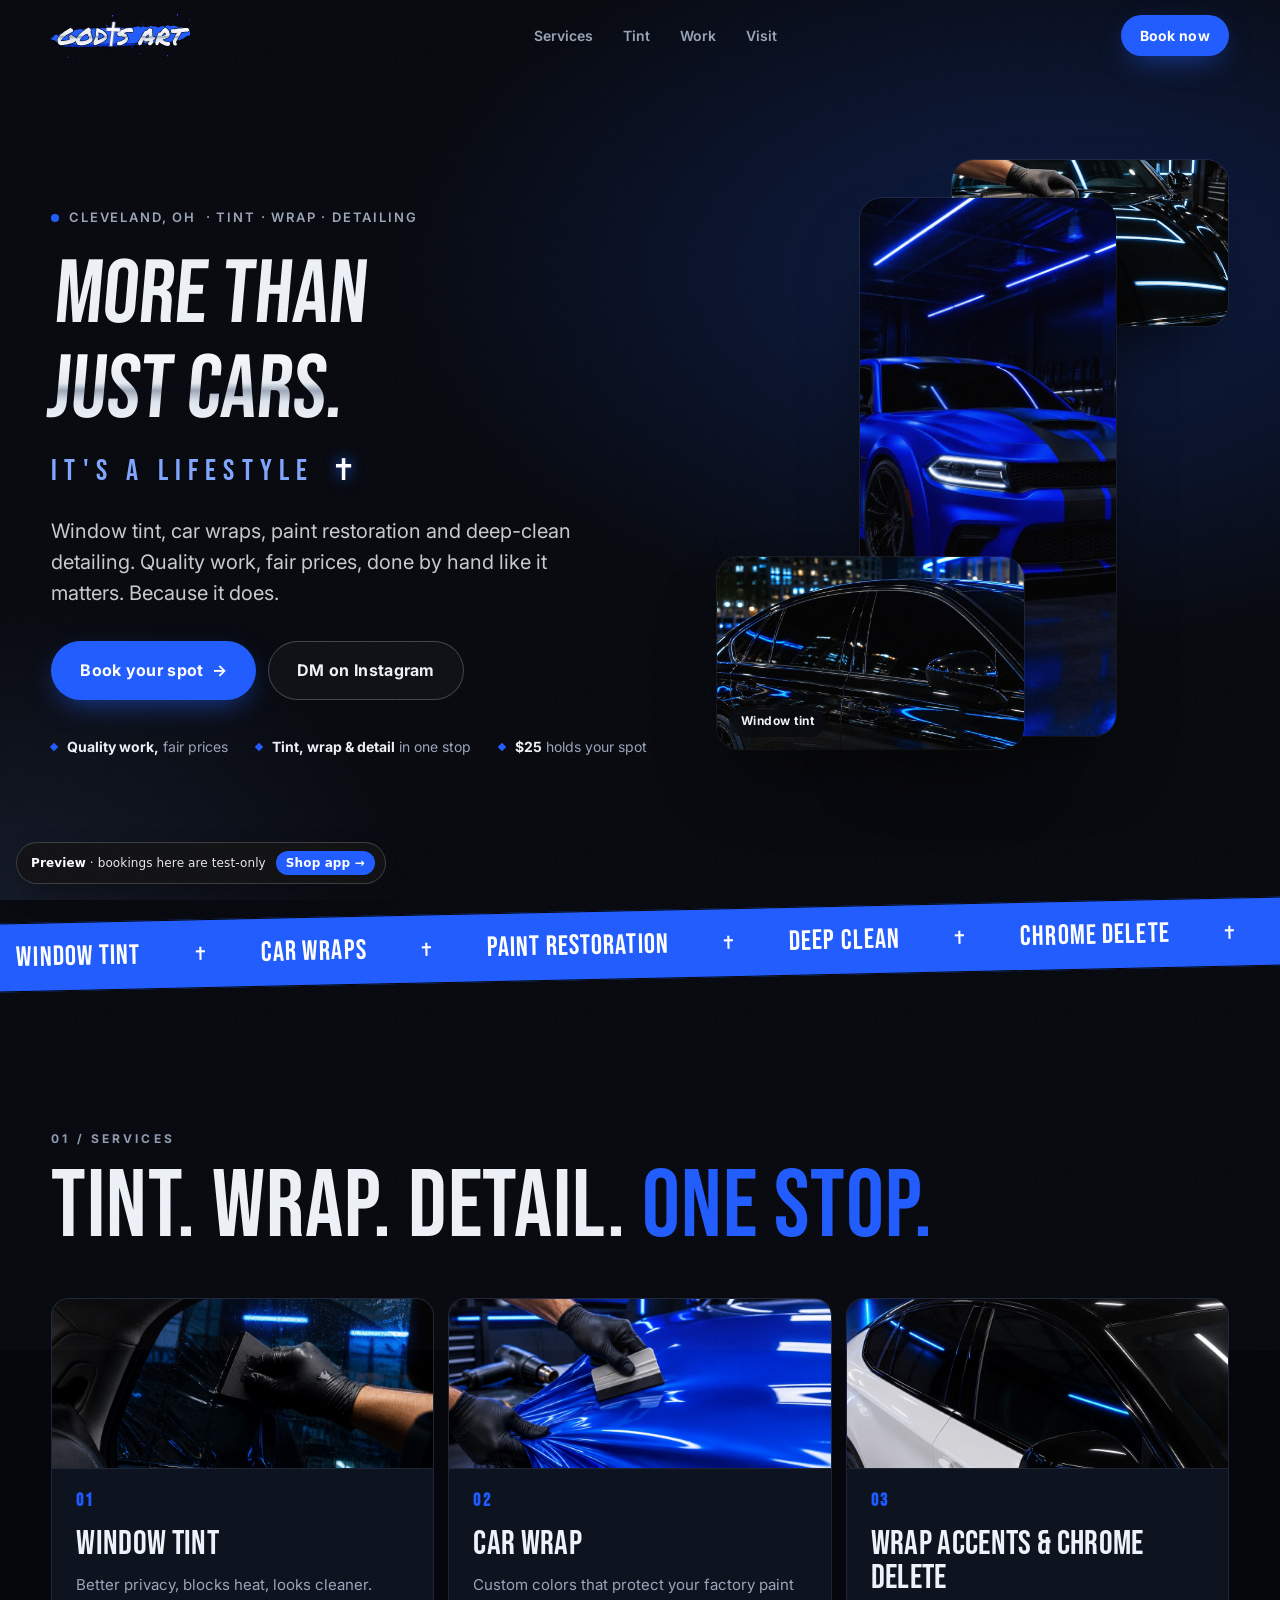
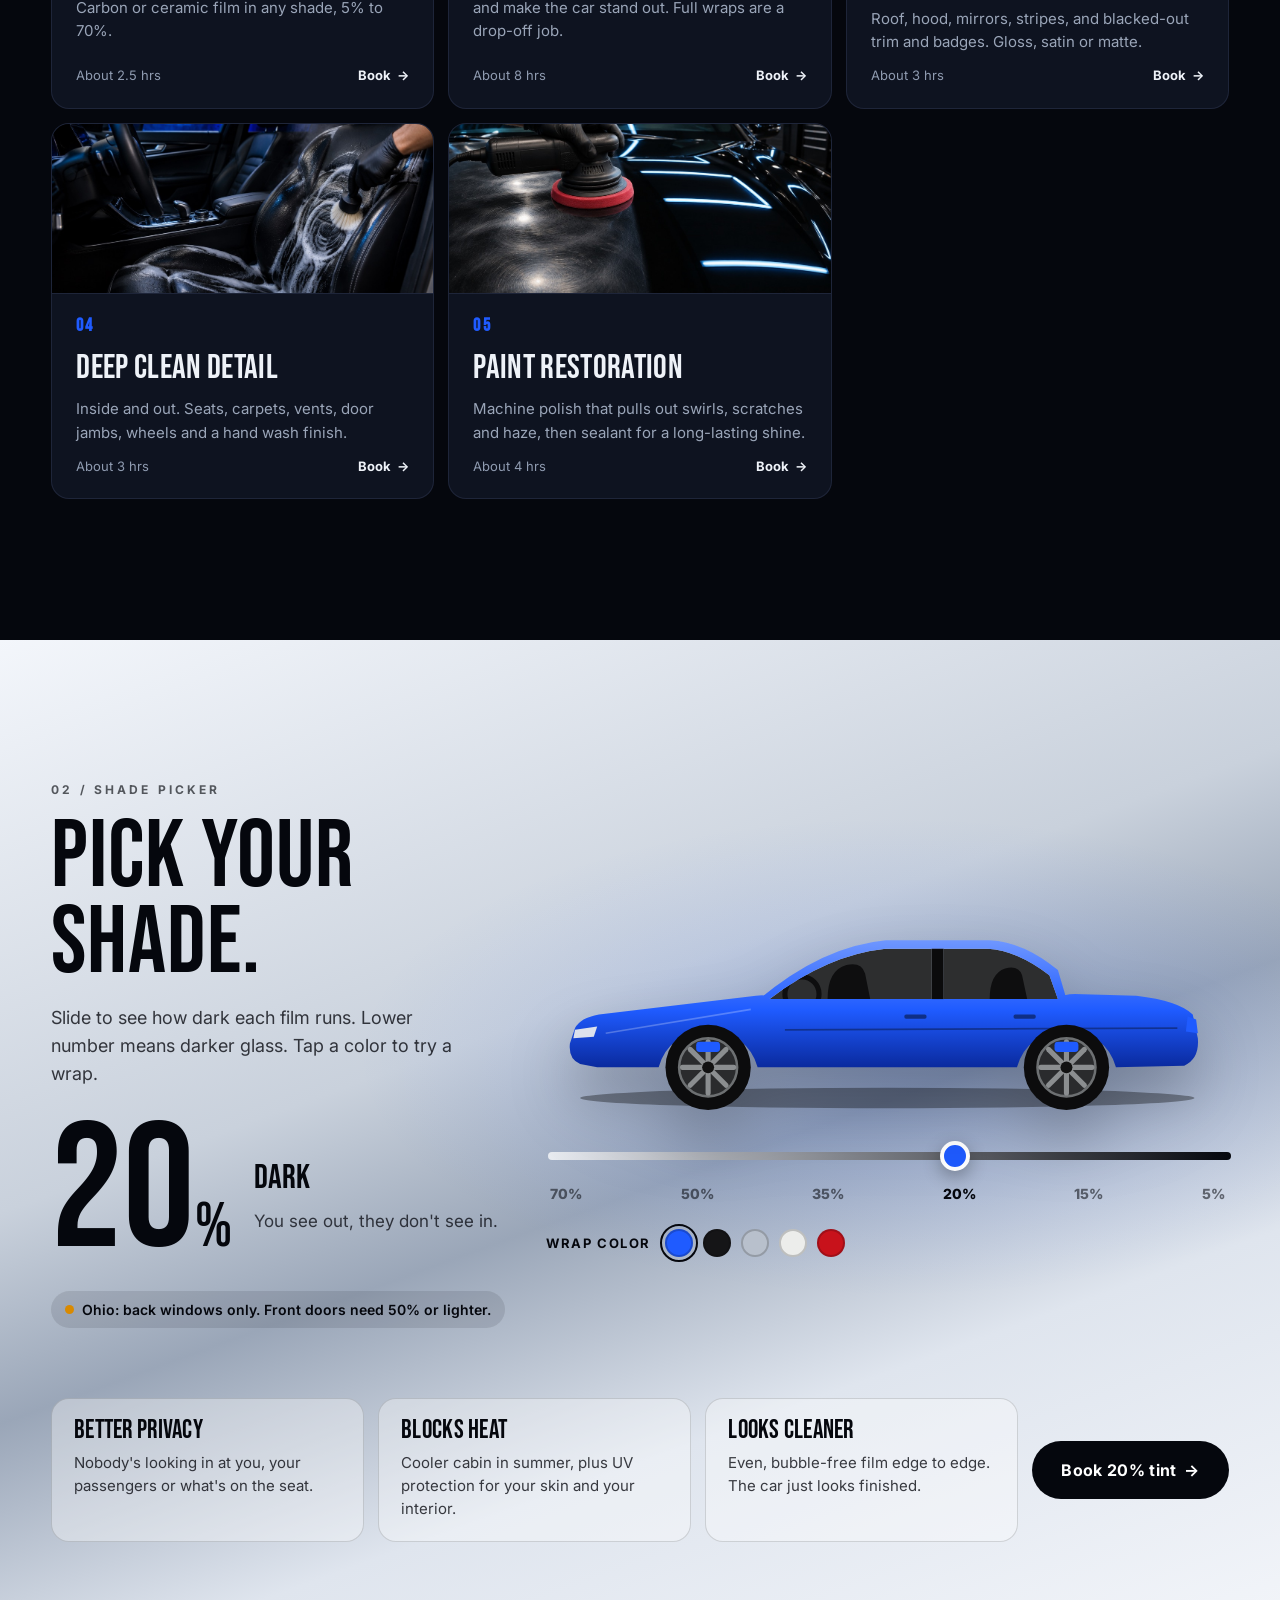
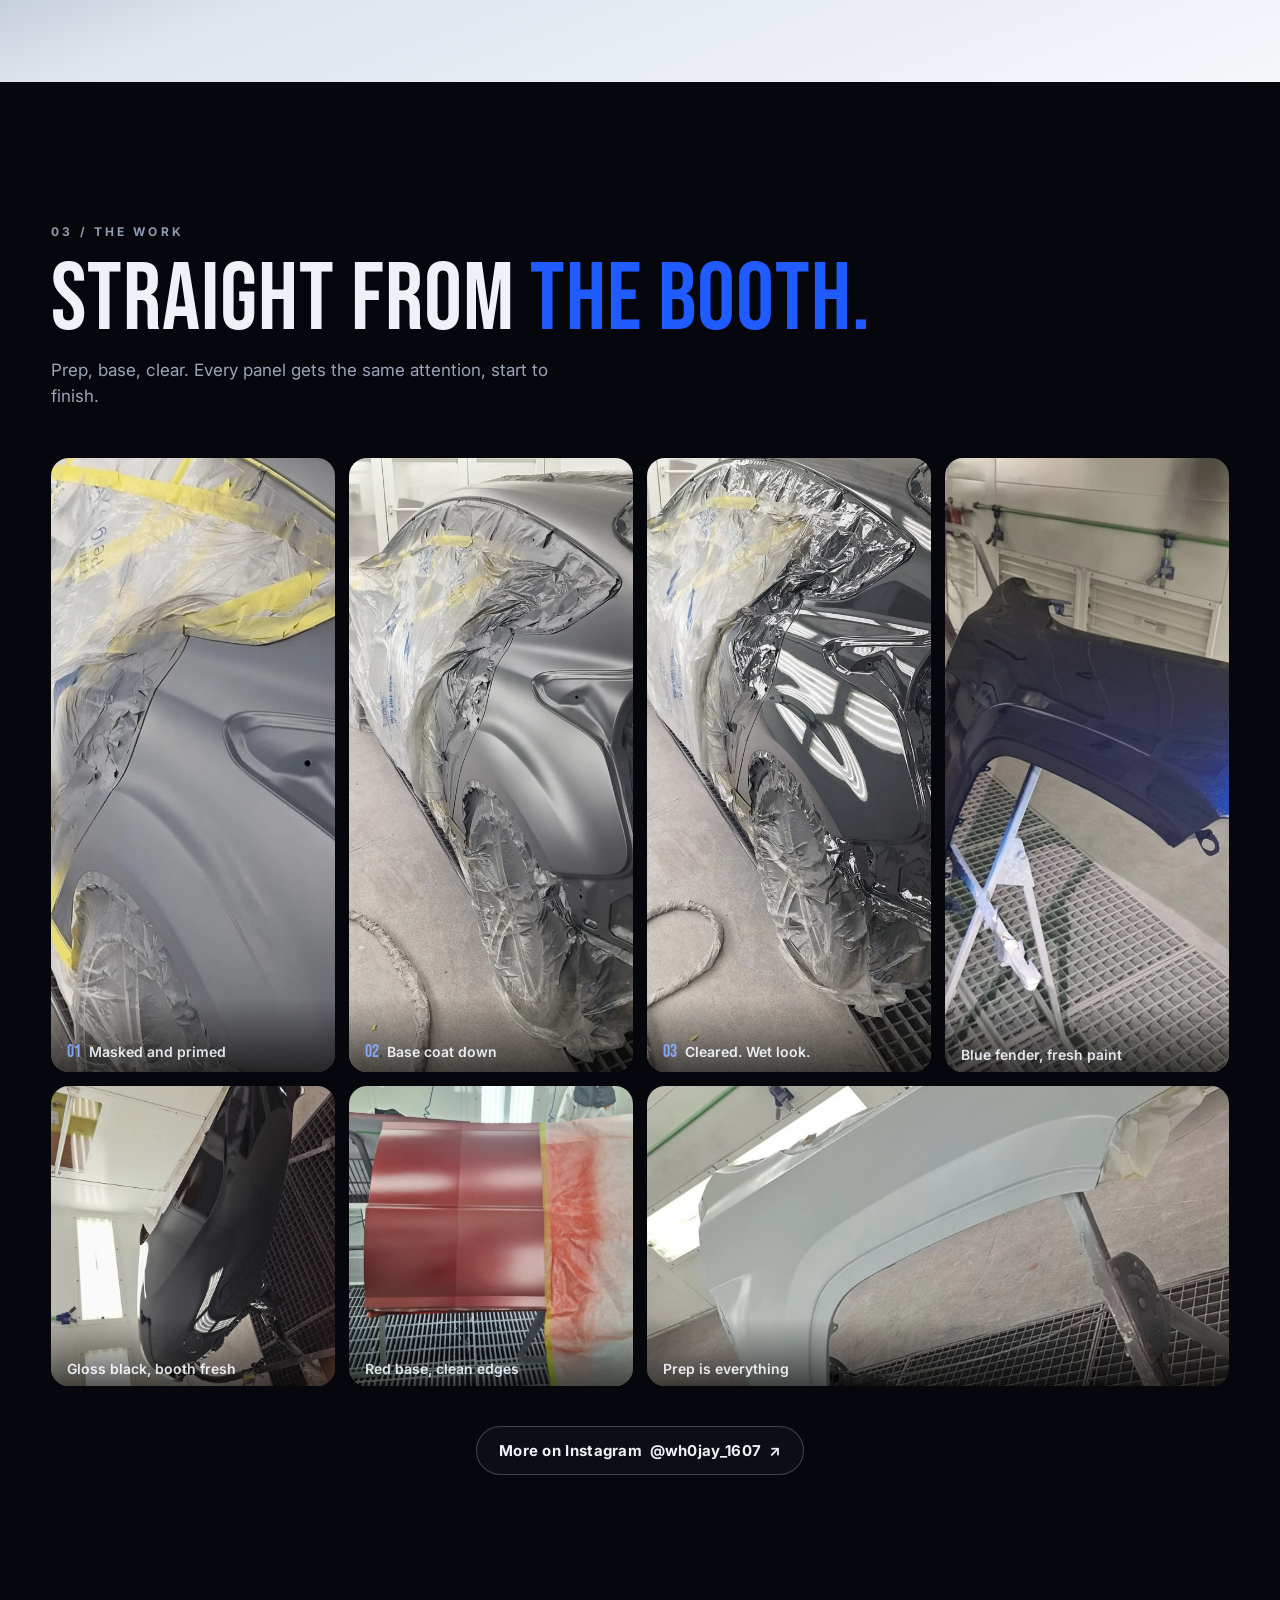
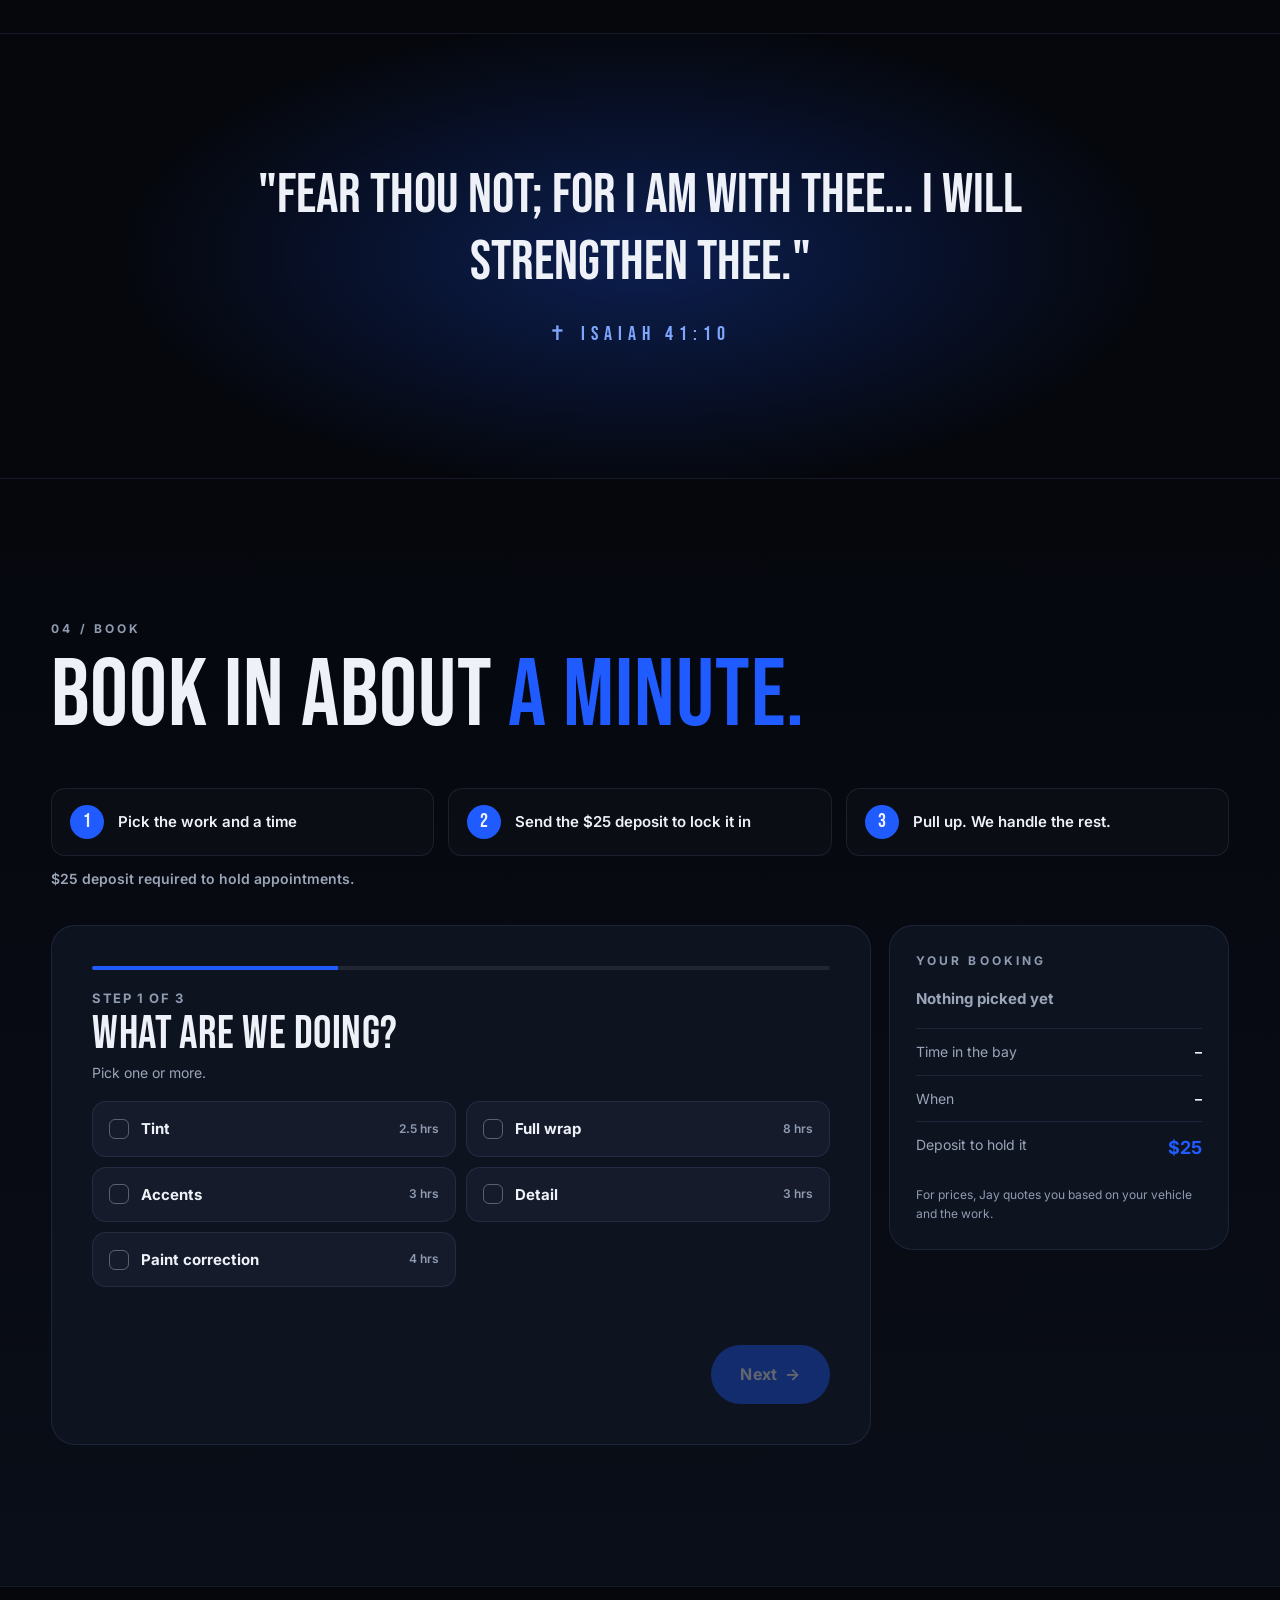
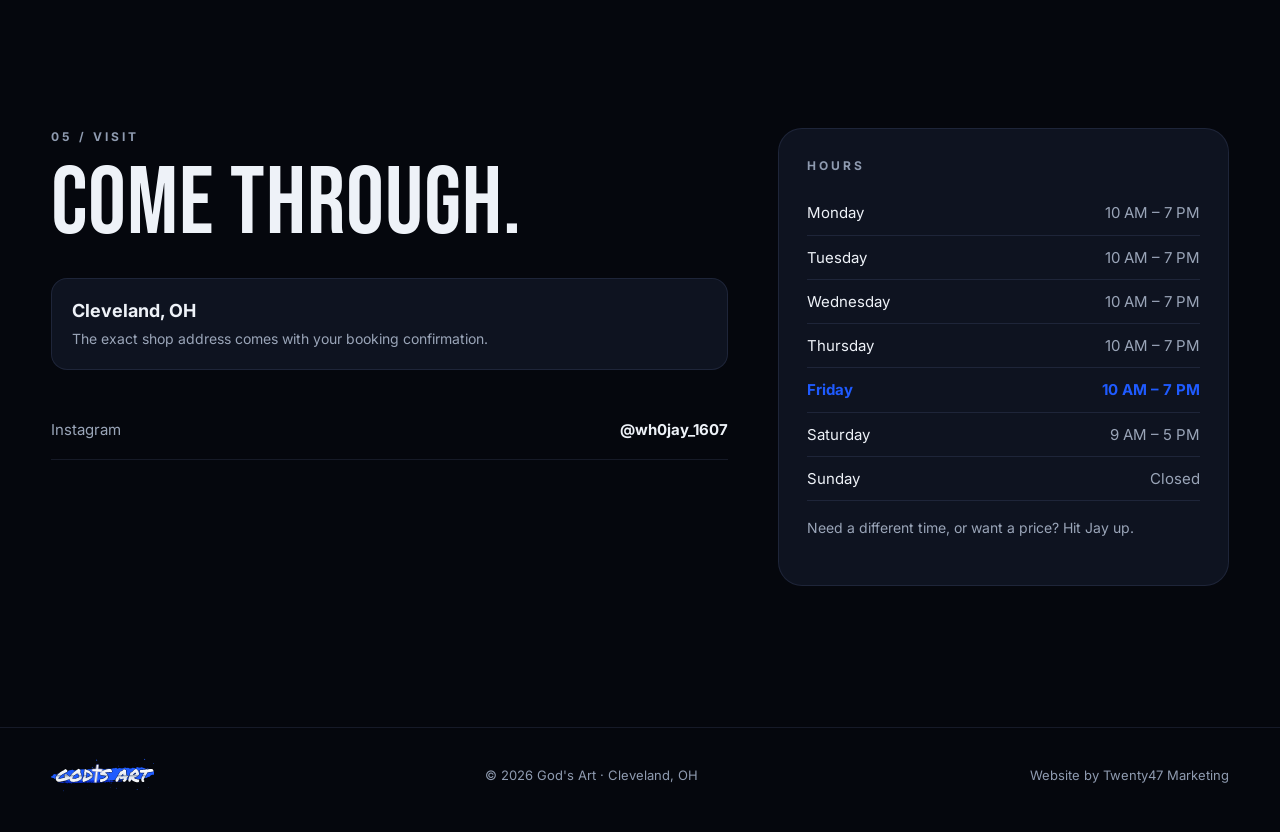
<file: index.html>
<!doctype html>
<html lang="en">
<head>
<meta charset="utf-8">
<meta name="viewport" content="width=device-width, initial-scale=1, viewport-fit=cover">
<title>God's Art | Window Tint, Car Wraps & Detailing in Cleveland</title>
<meta name="description" content="Window tint, car wraps, paint restoration and detailing by Jay in Cleveland. Quality work, fair prices. Book online in about a minute.">
<meta name="theme-color" content="#05070d">
<meta property="og:title" content="God's Art | Tint · Wrap · Detailing">
<meta property="og:description" content="More than just cars. It's a lifestyle. Book online in about a minute.">
<meta property="og:image" content="img/hero-wrap.jpg">
<link rel="icon" href="img/icon.svg" type="image/svg+xml">
<link rel="apple-touch-icon" href="app/icon-512.png">
<link rel="preconnect" href="https://fonts.googleapis.com">
<link rel="preconnect" href="https://fonts.gstatic.com" crossorigin>
<link href="https://fonts.googleapis.com/css2?family=Bebas+Neue&family=Inter:wght@400;500;600;700;800&family=Permanent+Marker&display=swap" rel="stylesheet">
<link rel="stylesheet" href="styles.css">
<meta name="robots" content="noindex">
<link rel="stylesheet" href="demo/demo.css">
</head>
<body>
<div class="grain" aria-hidden="true"></div>

<header class="nav" id="nav">
  <a href="#top" class="logo" aria-label="God's Art home"><img src="img/logo.svg" alt="God's Art" width="168" height="56"></a>
  <nav class="nav-links" aria-label="Sections">
    <a href="#services">Services</a><a href="#shades">Tint</a><a href="#work">Work</a><a href="#visit">Visit</a>
  </nav>
  <a href="#book" class="btn btn-blue btn-sm magnetic">Book now</a>
</header>

<main id="top">
  <!-- HERO -->
  <section class="hero">
    <div class="streaks" aria-hidden="true"><i></i><i></i><i></i><i></i><i></i></div>
    <div class="hero-copy">
      <p class="eyebrow reveal"><span class="dot"></span><span data-biz="city">Cleveland, OH</span><span class="eb-extra">· Tint · Wrap · Detailing</span></p>
      <h1 class="hero-title">
        <span class="line"><span class="sweep">More than</span></span>
        <span class="line"><span class="sweep">just cars.</span></span>
      </h1>
      <p class="hero-life reveal">It's a lifestyle <span class="cross" aria-hidden="true">✝</span></p>
      <p class="hero-sub reveal">Window tint, car wraps, paint restoration and deep-clean detailing. Quality work, fair prices, done by hand like it matters. Because it does.</p>
      <div class="hero-cta reveal">
        <a href="#book" class="btn btn-blue btn-lg magnetic">Book your spot <span class="arrow">→</span></a>
        <a href="https://ig.me/m/wh0jay_1607" class="btn btn-ghost btn-lg" data-biz-href="contact" target="_blank" rel="noopener"><span data-biz="contact-label">DM on Instagram</span></a>
      </div>
      <ul class="proof reveal">
        <li><b>Quality work,</b> fair prices</li>
        <li><b>Tint, wrap &amp; detail</b> in one stop</li>
        <li><b>$<span data-biz="deposit">25</span></b> holds your spot</li>
      </ul>
    </div>
    <div class="hero-stack" id="heroStack" aria-hidden="true">
      <figure class="card c1 film"><img src="img/hero-wrap.jpg" alt=""><figcaption>Car wrap</figcaption></figure>
      <figure class="card c2 film"><img src="img/tint-glass.jpg" alt=""><figcaption>Window tint</figcaption></figure>
      <figure class="card c3 film"><img src="img/paint-correction.jpg" alt=""><figcaption>Paint restoration</figcaption></figure>
    </div>
  </section>

  <div class="marquee" aria-hidden="true">
    <div class="marquee-track">
      <span>Window tint</span><span>Car wraps</span><span>Paint restoration</span><span>Deep clean</span><span>Chrome delete</span><span>Long-lasting shine</span><span>Quality work, fair prices</span><span>Window tint</span><span>Car wraps</span><span>Paint restoration</span><span>Deep clean</span><span>Chrome delete</span><span>Long-lasting shine</span><span>Quality work, fair prices</span>
    </div>
  </div>

  <!-- SERVICES -->
  <section class="section" id="services">
    <div class="section-head reveal">
      <p class="kicker">01 / Services</p>
      <h2>Tint. Wrap. Detail. <span class="blue">One stop.</span></h2>
    </div>
    <div class="services" id="serviceGrid"><!-- filled from /api/config --></div>
  </section>

  <!-- SHADE PICKER -->
  <section class="section shades" id="shades">
    <div class="shades-inner">
      <div class="shades-copy reveal">
        <p class="kicker dark">02 / Shade picker</p>
        <h2>Pick your shade.</h2>
        <p class="lede">Slide to see how dark each film runs. Lower number means darker glass. Tap a color to try a wrap.</p>
        <div class="shade-readout">
          <div class="shade-num"><span id="shadeNum">20</span><small>%</small></div>
          <div>
            <p class="shade-name" id="shadeName">Dark</p>
            <p class="shade-desc" id="shadeDesc">You see out, they don't see in.</p>
          </div>
        </div>
        <p class="legal" id="shadeLegal"></p>
      </div>
      <div class="car-wrap reveal">
        <svg class="car" id="car" viewBox="0 0 800 290" role="img" aria-label="Car with tinted windows preview">
          <defs>
            <linearGradient id="paint" x1="0" y1="0" x2="0" y2="1">
              <stop offset="0" stop-color="var(--paint-hi)"/><stop offset=".55" stop-color="var(--paint)"/><stop offset="1" stop-color="var(--paint-lo)"/>
            </linearGradient>
            <linearGradient id="glare" x1="0" y1="0" x2="1" y2="0">
              <stop offset="0" stop-color="#fff" stop-opacity="0"/><stop offset=".5" stop-color="#fff" stop-opacity=".35"/><stop offset="1" stop-color="#fff" stop-opacity="0"/>
            </linearGradient>
            <clipPath id="glass"><path id="glassPath" d="M262 156 Q330 104 398 97 L452 97 L452 156 Z M466 97 L518 97 Q552 99 590 128 L600 156 L466 156 Z"/></clipPath>
          </defs>
          <ellipse cx="400" cy="272" rx="360" ry="12" fill="#000" opacity=".35"/>
          <!-- interior you can see through light tint -->
          <g clip-path="url(#glass)">
            <rect x="250" y="90" width="360" height="70" fill="#d9dcdc"/>
            <path d="M330 156 q0-34 22-40 q18-4 22 10 l6 30z M520 156 q0-30 18-36 q16-4 20 8 l6 28z" fill="#3a3c3e"/>
            <circle cx="300" cy="150" r="20" fill="none" stroke="#3a3c3e" stroke-width="6"/>
            <rect id="tint" x="250" y="90" width="360" height="70" fill="#030304" opacity=".8"/>
            <rect class="glare" x="160" y="80" width="120" height="90" fill="url(#glare)" transform="skewX(-25)"/>
          </g>
          <path class="body" fill="url(#paint)" d="M60 236 L40 232 Q26 226 28 208 L34 190 Q40 178 62 174 L246 152 Q262 150 262 156 L600 156 Q606 150 620 150 L692 152 Q742 158 758 174 L764 202 Q766 226 748 234 L668 236 A60 60 0 0 0 552 236 L248 236 A60 60 0 0 0 132 236 Z
            M250 156 Q324 94 398 87 L520 87 Q560 89 600 122 L610 156 L600 156 L590 128 Q552 99 518 97 L398 97 Q330 104 262 156 Z"/>
          <path d="M452 97 L466 97 L466 156 L452 156 Z" fill="#0b0b0c"/>
          <path d="M70 196 L240 168" stroke="rgba(255,255,255,.25)" stroke-width="2"/>
          <path d="M280 192 L740 190" stroke="rgba(0,0,0,.35)" stroke-width="2"/>
          <rect x="420" y="174" width="26" height="5" rx="2" fill="rgba(0,0,0,.45)"/>
          <rect x="548" y="174" width="26" height="5" rx="2" fill="rgba(0,0,0,.45)"/>
          <path d="M34 192 l26 -4 l-4 12 l-24 2z" fill="#f3f3ee" opacity=".9"/>
          <path d="M752 176 l10 4 l2 16 l-14 -2z" fill="#1f5bff"/>
          <g class="wheel" transform="translate(190 236)"><circle r="50" fill="#0c0c0d"/><circle r="34" fill="#2a2b2d"/><circle r="34" fill="none" stroke="#6d7072" stroke-width="3"/><g class="spokes" stroke="#8b8e90" stroke-width="6" stroke-linecap="round"><line y1="-30" y2="30"/><line x1="-30" x2="30"/><line x1="-21" y1="-21" x2="21" y2="21"/><line x1="21" y1="-21" x2="-21" y2="21"/></g><rect class="caliper" x="-14" y="-30" width="28" height="12" rx="4" fill="#1f5bff"/><circle r="7" fill="#111"/></g>
          <g class="wheel" transform="translate(610 236)"><circle r="50" fill="#0c0c0d"/><circle r="34" fill="#2a2b2d"/><circle r="34" fill="none" stroke="#6d7072" stroke-width="3"/><g class="spokes" stroke="#8b8e90" stroke-width="6" stroke-linecap="round"><line y1="-30" y2="30"/><line x1="-30" x2="30"/><line x1="-21" y1="-21" x2="21" y2="21"/><line x1="21" y1="-21" x2="-21" y2="21"/></g><rect class="caliper" x="-14" y="-30" width="28" height="12" rx="4" fill="#1f5bff"/><circle r="7" fill="#111"/></g>
        </svg>
        <div class="shade-controls">
          <input type="range" id="shadeRange" min="0" max="5" step="1" value="3" aria-label="Tint shade">
          <div class="shade-ticks" id="shadeTicks"></div>
          <div class="paint-row">
            <span>Wrap color</span>
            <button class="swatch active" data-paint="blue" style="--c:#1f5bff" aria-label="Electric blue"></button>
            <button class="swatch" data-paint="black" style="--c:#151517" aria-label="Gloss black"></button>
            <button class="swatch" data-paint="silver" style="--c:#b8c0cc" aria-label="Chrome silver"></button>
            <button class="swatch" data-paint="white" style="--c:#ecedeb" aria-label="White"></button>
            <button class="swatch" data-paint="red" style="--c:#c8121b" aria-label="Red"></button>
          </div>
        </div>
      </div>
    </div>
    <div class="films reveal">
      <article><h3>Better privacy</h3><p>Nobody's looking in at you, your passengers or what's on the seat.</p></article>
      <article><h3>Blocks heat</h3><p>Cooler cabin in summer, plus UV protection for your skin and your interior.</p></article>
      <article><h3>Looks cleaner</h3><p>Even, bubble-free film edge to edge. The car just looks finished.</p></article>
      <a href="#book" class="btn btn-black btn-lg magnetic" id="bookShade"><span>Book <span id="bookShadeNum">20</span>% tint</span> <span class="arrow">→</span></a>
    </div>
  </section>

  <!-- WORK -->
  <section class="section" id="work">
    <div class="section-head reveal">
      <p class="kicker">03 / The work</p>
      <h2>Straight from <span class="blue">the booth.</span></h2>
      <p class="head-sub">Prep, base, clear. Every panel gets the same attention, start to finish.</p>
    </div>
    <div class="gallery">
      <figure class="shot film tilt tall"><img src="img/primer-quarter.jpg" alt="Car quarter panel masked and primed in a paint booth" loading="lazy"><figcaption><b>01</b> Masked and primed</figcaption></figure>
      <figure class="shot film tilt tall"><img src="img/base-coat.jpg" alt="Same panel with base coat sprayed" loading="lazy"><figcaption><b>02</b> Base coat down</figcaption></figure>
      <figure class="shot film tilt tall"><img src="img/clear-gloss.jpg" alt="Same panel with glossy clear coat" loading="lazy"><figcaption><b>03</b> Cleared. Wet look.</figcaption></figure>
      <figure class="shot film tilt tall"><img src="img/fender-blue.jpg" alt="Blue fender freshly painted on a stand" loading="lazy"><figcaption>Blue fender, fresh paint</figcaption></figure>
      <figure class="shot film tilt"><img src="img/bumper-black.jpg" alt="Gloss black bumper in the booth" loading="lazy"><figcaption>Gloss black, booth fresh</figcaption></figure>
      <figure class="shot film tilt"><img src="img/panel-red.jpg" alt="Red painted panel next to masking" loading="lazy"><figcaption>Red base, clean edges</figcaption></figure>
      <figure class="shot film tilt wide"><img src="img/fender-primer.jpg" alt="Fender in primer on a stand" loading="lazy"><figcaption>Prep is everything</figcaption></figure>
    </div>
    <p class="center reveal"><a class="btn btn-ghost" id="igLink" href="https://www.instagram.com/wh0jay_1607/" target="_blank" rel="noopener">More on Instagram <span data-biz="ig">@wh0jay_1607</span> ↗</a></p>
  </section>

  <!-- VERSE -->
  <section class="verse" aria-label="Isaiah 41:10">
    <p class="verse-text reveal">"Fear thou not; for I am with thee… I will strengthen thee."</p>
    <p class="verse-ref reveal">✝ Isaiah 41:10</p>
  </section>

  <!-- BOOKING -->
  <section class="section book" id="book">
    <div class="section-head reveal">
      <p class="kicker">04 / Book</p>
      <h2>Book in about <span class="blue">a minute.</span></h2>
    </div>
    <ol class="how reveal">
      <li><b>1</b><span>Pick the work and a time</span></li>
      <li><b>2</b><span>Send the $<span data-biz="deposit">25</span> deposit to lock it in</span></li>
      <li><b>3</b><span>Pull up. We handle the rest.</span></li>
    </ol>
    <p class="deposit-note reveal">$<span data-biz="deposit">25</span> deposit required to hold appointments.</p>

    <div class="wizard reveal" id="wizard">
      <div class="wiz-main">
        <div class="wiz-progress"><span id="wizBar"></span></div>
        <p class="wiz-step" id="wizStep">Step 1 of 3</p>

        <!-- step 1 -->
        <div class="pane" data-pane="1">
          <h3>What are we doing?</h3>
          <p class="hint">Pick one or more.</p>
          <div class="svc-picks" id="svcPicks"></div>
          <div class="sub" id="tintOpts" hidden>
            <label class="lbl">Shade <small>(lower = darker)</small></label>
            <div class="chips" id="shadeChips"></div>
            <label class="lbl">Film</label>
            <div class="chips" id="filmChips"></div>
          </div>
          <div class="sub" id="vehicleOpts" hidden>
            <label class="lbl" for="vehicle">Year, make and model</label>
            <input id="vehicle" class="input" placeholder="2020 Dodge Charger" autocomplete="off">
          </div>
          <div class="sub" id="propertyOpts" hidden>
            <label class="lbl" for="propAddr">Property address <small>(free on-site estimate)</small></label>
            <input id="propAddr" class="input" placeholder="123 Main St, Cleveland" autocomplete="street-address">
          </div>
        </div>

        <!-- step 2 -->
        <div class="pane" data-pane="2" hidden>
          <h3>Pick a day.</h3>
          <p class="hint" id="durHint"></p>
          <div class="cal">
            <div class="cal-head">
              <button class="icon-btn" id="calPrev" aria-label="Previous month">‹</button>
              <strong id="calTitle"></strong>
              <button class="icon-btn" id="calNext" aria-label="Next month">›</button>
            </div>
            <div class="cal-dow"><span>S</span><span>M</span><span>T</span><span>W</span><span>T</span><span>F</span><span>S</span></div>
            <div class="cal-grid" id="calGrid"></div>
          </div>
          <div class="times" id="times"></div>
        </div>

        <!-- step 3 -->
        <div class="pane" data-pane="3" hidden>
          <h3>Who's pulling up?</h3>
          <form id="infoForm" novalidate>
            <div class="grid2">
              <div><label class="lbl" for="fName">Name</label><input id="fName" class="input" autocomplete="name" required></div>
              <div><label class="lbl" for="fPhone">Phone</label><input id="fPhone" class="input" type="tel" autocomplete="tel" inputmode="tel" required placeholder="(216) 555-0123"></div>
              <div><label class="lbl" for="fEmail">Email <small>(optional)</small></label><input id="fEmail" class="input" type="email" autocomplete="email"></div>
              <div><label class="lbl" for="fIg">Instagram <small>(optional)</small></label><input id="fIg" class="input" autocomplete="off" placeholder="@yourhandle"></div>
            </div>
            <label class="lbl" for="fNotes">Anything <span data-biz="owner">Jay</span> should know? <small>(optional)</small></label>
            <textarea id="fNotes" class="input" rows="3" placeholder="Wrap color you want, old tint to remove, scratches to fix, etc."></textarea>
            <input type="text" name="website" id="fWebsite" class="hp" tabindex="-1" autocomplete="off" aria-hidden="true">
            <label class="check"><input type="checkbox" id="fAgree"><span id="agreeText">I understand the $25 deposit is non-refundable and holds my spot.</span></label>
          </form>
        </div>

        <!-- done -->
        <div class="pane done" data-pane="4" hidden>
          <div class="check-anim"><svg viewBox="0 0 52 52"><circle cx="26" cy="26" r="24"/><path d="M15 27 l7 7 l15 -16"/></svg></div>
          <h3 id="doneTitle">You're booked.</h3>
          <p class="done-when" id="doneWhen"></p>
          <div class="deposit-box" id="depositBox"></div>
          <div class="done-actions">
            <a class="btn btn-blue" id="textOwner" href="#" target="_blank" rel="noopener">Send <span data-biz="owner">Jay</span> your booking</a>
            <a class="btn btn-ghost" id="addCal" href="#">Add to my calendar</a>
          </div>
          <p class="hint">Confirmation number <b id="doneRef"></b></p>
        </div>

        <p class="wiz-err" id="wizErr" role="alert"></p>
        <div class="wiz-nav" id="wizNav">
          <button class="btn btn-ghost" id="wizBack" hidden>Back</button>
          <button class="btn btn-blue btn-lg" id="wizNext" disabled>Next <span class="arrow">→</span></button>
        </div>
      </div>

      <aside class="wiz-summary" id="wizSummary">
        <p class="kicker">Your booking</p>
        <ul id="sumList"><li class="muted">Nothing picked yet</li></ul>
        <div class="sum-row"><span>Time in the bay</span><b id="sumDur">–</b></div>
        <div class="sum-row"><span>When</span><b id="sumWhen">–</b></div>
        <div class="sum-row dep"><span>Deposit to hold it</span><b>$<span data-biz="deposit">25</span></b></div>
        <p class="sum-note">For prices, <span data-biz="owner">Jay</span> quotes you based on your vehicle and the work.</p>
      </aside>
    </div>
  </section>

  <!-- VISIT -->
  <section class="section visit" id="visit">
    <div class="visit-grid">
      <div class="reveal">
        <p class="kicker">05 / Visit</p>
        <h2>Come through.</h2>
        <div id="locations" class="locations"></div>
        <div class="contact-rows">
          <a href="#" data-biz-href="tel" id="phoneRow" hidden><span>Call or text</span><b data-biz="phone"></b></a>
          <a href="https://www.instagram.com/wh0jay_1607/" target="_blank" rel="noopener" data-biz-href="ig"><span>Instagram</span><b data-biz="ig">@wh0jay_1607</b></a>
        </div>
      </div>
      <div class="hours reveal">
        <p class="kicker">Hours</p>
        <ul id="hoursList"></ul>
        <p class="hint">Need a different time, or want a price? Hit <span data-biz="owner">Jay</span> up.</p>
      </div>
    </div>
  </section>
</main>

<footer class="footer">
  <img src="img/logo.svg" alt="God's Art" width="120" height="40">
  <span>© <span id="year">2026</span> God's Art · <span data-biz="city">Cleveland, OH</span></span>
  <a href="https://twenty47marketing.com" target="_blank" rel="noopener">Website by Twenty47 Marketing</a>
</footer>

<a href="#book" class="mobile-book" id="mobileBook">Book now <span class="arrow">→</span></a>

<script src="demo/demo.js" type="module"></script>
<script src="site.js" type="module"></script>
</body>
</html>
</file>
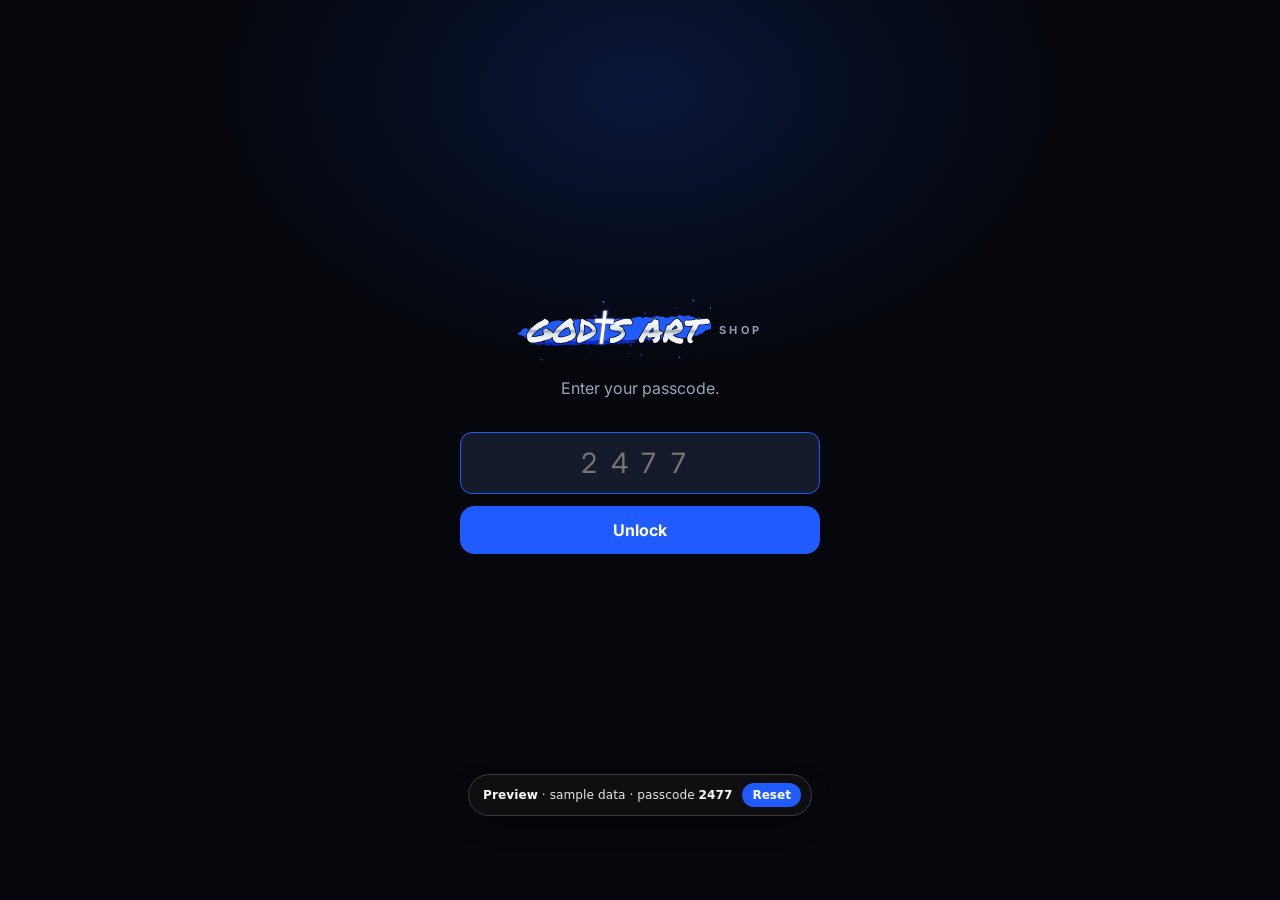
<file: app/index.html>
<!doctype html>
<html lang="en">
<head>
<meta charset="utf-8">
<meta name="viewport" content="width=device-width, initial-scale=1, viewport-fit=cover">
<title>God's Art Shop</title>
<meta name="theme-color" content="#05070d">
<meta name="robots" content="noindex">
<meta name="apple-mobile-web-app-capable" content="yes">
<meta name="apple-mobile-web-app-status-bar-style" content="black-translucent">
<meta name="apple-mobile-web-app-title" content="God's Art Shop">
<link rel="manifest" href="manifest.webmanifest">
<link rel="icon" href="../img/icon.svg" type="image/svg+xml">
<link rel="apple-touch-icon" href="icon-512.png">
<link rel="preconnect" href="https://fonts.googleapis.com">
<link rel="preconnect" href="https://fonts.gstatic.com" crossorigin>
<link href="https://fonts.googleapis.com/css2?family=Bebas+Neue&family=Inter:wght@400;500;600;700;800&display=swap" rel="stylesheet">
<link rel="stylesheet" href="app.css">
<link rel="stylesheet" href="../demo/demo.css">
</head>
<body class="app-preview">
<div id="login" class="login" hidden>
  <div class="login-card">
    <div class="brand"><img class="mark" src="../img/logo.svg" alt="God's Art"><span class="brand-sub">Shop</span></div>
    <p class="muted">Enter your passcode.</p>
    <form id="loginForm">
      <input id="code" class="input code" type="password" inputmode="numeric" autocomplete="current-password" placeholder="••••" aria-label="Passcode">
      <button class="btn blue block" type="submit">Unlock</button>
      <p class="err" id="loginErr"></p>
    </form>
  </div>
</div>

<div id="shell" class="shell" hidden>
  <header class="top">
    <div class="brand sm"><img class="mark" src="../img/logo.svg" alt="God's Art"><span class="brand-sub">Shop</span></div>
    <button class="btn blue sm" id="newBtn">+ Booking</button>
  </header>
  <main id="view" class="view"></main>
  <nav class="tabs" id="tabs">
    <button data-tab="today" class="on"><svg viewBox="0 0 24 24"><path d="M12 3v2M12 19v2M3 12h2M19 12h2M5.6 5.6l1.4 1.4M17 17l1.4 1.4M5.6 18.4 7 17M17 7l1.4-1.4"/><circle cx="12" cy="12" r="4"/></svg>Today</button>
    <button data-tab="calendar"><svg viewBox="0 0 24 24"><rect x="3" y="5" width="18" height="16" rx="3"/><path d="M3 10h18M8 3v4M16 3v4"/></svg>Calendar</button>
    <button data-tab="bookings"><svg viewBox="0 0 24 24"><path d="M8 6h13M8 12h13M8 18h13M3.5 6h.01M3.5 12h.01M3.5 18h.01"/></svg>Bookings</button>
    <button data-tab="settings"><svg viewBox="0 0 24 24"><circle cx="12" cy="12" r="3"/><path d="M19.4 15a1.7 1.7 0 0 0 .3 1.8l.1.1a2 2 0 1 1-2.8 2.8l-.1-.1a1.7 1.7 0 0 0-1.8-.3 1.7 1.7 0 0 0-1 1.5V21a2 2 0 1 1-4 0v-.1a1.7 1.7 0 0 0-1.1-1.5 1.7 1.7 0 0 0-1.8.3l-.1.1a2 2 0 1 1-2.8-2.8l.1-.1a1.7 1.7 0 0 0 .3-1.8 1.7 1.7 0 0 0-1.5-1H3a2 2 0 1 1 0-4h.1a1.7 1.7 0 0 0 1.5-1.1 1.7 1.7 0 0 0-.3-1.8l-.1-.1a2 2 0 1 1 2.8-2.8l.1.1a1.7 1.7 0 0 0 1.8.3H9a1.7 1.7 0 0 0 1-1.5V3a2 2 0 1 1 4 0v.1a1.7 1.7 0 0 0 1 1.5 1.7 1.7 0 0 0 1.8-.3l.1-.1a2 2 0 1 1 2.8 2.8l-.1.1a1.7 1.7 0 0 0-.3 1.8V9a1.7 1.7 0 0 0 1.5 1H21a2 2 0 1 1 0 4h-.1a1.7 1.7 0 0 0-1.5 1z"/></svg>Settings</button>
  </nav>
</div>

<div class="sheet-wrap" id="sheetWrap" hidden>
  <div class="sheet-bg" data-close></div>
  <section class="sheet" id="sheet" role="dialog" aria-modal="true"></section>
</div>
<div class="toast" id="toast" role="status"></div>

<script src="../demo/demo.js" type="module"></script>
<script src="app.js" type="module"></script>
</body>
</html>
</file>
<file: styles.css>
:root {
  --black: #05070d;
  --ink: #0a0e18;
  --panel: #0e1320;
  --panel-2: #151b2b;
  --line: rgba(160, 185, 255, .11);
  --text: #eef2f8;
  --muted: #9aa5b8;
  --steel: #8f9bb0;
  --steel-lo: #7b869a;
  --blue: #1f5bff;
  --blue-deep: #0b2fd6;
  --ice: #7fa6ff;
  --chrome: linear-gradient(180deg, #ffffff 0%, #e6ebf2 42%, #9aa6b8 50%, #dfe5ee 62%, #ffffff 100%);
  --display: "Bebas Neue", "Impact", sans-serif;
  --brush: "Permanent Marker", "Bebas Neue", cursive;
  --radius: 18px;
  --wide: 100%;
  --ease: cubic-bezier(.2, .8, .2, 1);
  --gutter: clamp(16px, 4vw, 56px);
}

* { box-sizing: border-box; }
html { scroll-behavior: smooth; scroll-padding-top: 84px; overflow-x: clip; }
body {
  margin: 0; background: var(--black); color: var(--text);
  font-family: "Inter", system-ui, sans-serif; font-size: 17px; line-height: 1.55;
  -webkit-font-smoothing: antialiased; overflow-x: clip;
}
img { display: block; max-width: 100%; }
a { color: inherit; text-decoration: none; }
button { font: inherit; color: inherit; cursor: pointer; }
h1, h2, h3 { margin: 0; font-stretch: var(--wide); text-transform: uppercase; letter-spacing: -.01em; line-height: .92; }
h2 { font-size: clamp(36px, 6vw, 76px); font-weight: 850; }
h3 { font-size: 22px; font-weight: 800; }
.red { color: var(--blue); }
.muted { color: var(--muted); }
.center { text-align: center; }
[hidden] { display: none !important; }

.grain {
  position: fixed; inset: -50%; z-index: 100; pointer-events: none; opacity: .05;
  background-image: url("data:image/svg+xml,%3Csvg xmlns='http://www.w3.org/2000/svg' width='160' height='160'%3E%3Cfilter id='n'%3E%3CfeTurbulence type='fractalNoise' baseFrequency='.9' numOctaves='3' stitchTiles='stitch'/%3E%3C/filter%3E%3Crect width='100%25' height='100%25' filter='url(%23n)'/%3E%3C/svg%3E");
  animation: grain 1.2s steps(6) infinite;
}
@keyframes grain { 0%{transform:translate(0,0)} 33%{transform:translate(-3%,2%)} 66%{transform:translate(2%,-3%)} 100%{transform:translate(0,0)} }

/* ---------- buttons ---------- */
.btn {
  display: inline-flex; align-items: center; justify-content: center; gap: .5em;
  border: 1px solid transparent; border-radius: 999px; padding: 12px 22px;
  font-weight: 700; font-size: 15px; letter-spacing: .02em; white-space: nowrap;
  transition: transform .25s var(--ease), background .2s, border-color .2s, box-shadow .25s;
}
.btn-sm { padding: 9px 18px; font-size: 14px; }
.btn-lg { padding: 16px 28px; font-size: 16px; }
.btn-blue { background: var(--blue); color: #fff; box-shadow: 0 10px 30px -10px rgba(31, 91, 255, .7); }
.btn-blue:hover { background: #4a7bff; box-shadow: 0 14px 40px -10px rgba(31, 91, 255, .9); }
.btn-ghost { border-color: rgba(255, 255, 255, .22); background: rgba(255, 255, 255, .03); }
.btn-ghost:hover { border-color: #fff; background: rgba(255, 255, 255, .07); }
.btn-black { background: var(--black); color: #fff; }
.btn-black:hover { background: #000; }
.btn:disabled { opacity: .35; cursor: not-allowed; box-shadow: none; }
.btn .arrow { transition: transform .25s var(--ease); }
.btn:hover .arrow { transform: translateX(4px); }
.btn:focus-visible, .input:focus-visible, .icon-btn:focus-visible { outline: 2px solid var(--blue); outline-offset: 3px; }

/* ---------- nav ---------- */
.nav {
  position: fixed; inset: 0 0 auto; z-index: 50; height: 72px;
  display: flex; align-items: center; justify-content: space-between; gap: 20px; padding: 0 var(--gutter);
  transition: background .3s, border-color .3s, backdrop-filter .3s; border-bottom: 1px solid transparent;
}
.nav.scrolled { background: rgba(5, 7, 13, .78); backdrop-filter: blur(14px) saturate(1.3); -webkit-backdrop-filter: blur(14px) saturate(1.3); border-color: var(--line); }
.logo { display: flex; align-items: baseline; gap: 8px; }
.logo-mark { font-weight: 900; font-stretch: var(--wide); font-size: 24px; letter-spacing: -.02em; }
.logo-mark i { color: var(--blue); font-style: normal; margin: 0 1px; }
.logo-mark.sm { font-size: 18px; }
.logo-sub { font-size: 11px; letter-spacing: .32em; text-transform: uppercase; color: var(--steel); font-weight: 600; }
.nav-links { display: flex; gap: 30px; font-size: 14px; font-weight: 600; color: var(--muted); }
.nav-links a { position: relative; padding: 4px 0; transition: color .2s; }
.nav-links a::after { content: ""; position: absolute; left: 0; right: 0; bottom: -2px; height: 2px; background: var(--blue); transform: scaleX(0); transform-origin: left; transition: transform .3s var(--ease); }
.nav-links a:hover { color: #fff; }
.nav-links a:hover::after { transform: scaleX(1); }

/* ---------- hero ---------- */
.hero {
  position: relative; min-height: 100svh; padding: 120px var(--gutter) 60px;
  display: grid; grid-template-columns: 1.1fr .9fr; align-items: center; gap: 40px; overflow: hidden;
  background: radial-gradient(1200px 600px at 85% 30%, rgba(31, 91, 255, .16), transparent 60%), radial-gradient(800px 500px at 0% 100%, rgba(139, 142, 143, .12), transparent 60%);
}
.streaks { position: absolute; inset: 0; pointer-events: none; }
.streaks i {
  position: absolute; left: -40%; width: 40%; height: 2px; border-radius: 2px;
  background: linear-gradient(90deg, transparent, rgba(31, 91, 255, .9), transparent);
  filter: drop-shadow(0 0 6px rgba(31, 91, 255, .8)); animation: streak 6s linear infinite; opacity: .55;
}
.streaks i:nth-child(1) { top: 22%; animation-delay: 0s; }
.streaks i:nth-child(2) { top: 41%; animation-delay: 2.2s; animation-duration: 7s; width: 25%; }
.streaks i:nth-child(3) { top: 63%; animation-delay: 1.1s; animation-duration: 5s; }
.streaks i:nth-child(4) { top: 78%; animation-delay: 3.6s; animation-duration: 8s; width: 30%; background: linear-gradient(90deg, transparent, rgba(255, 255, 255, .5), transparent); filter: none; }
.streaks i:nth-child(5) { top: 90%; animation-delay: 4.4s; animation-duration: 6.5s; }
@keyframes streak { to { transform: translateX(380%); } }

.hero-copy { position: relative; z-index: 2; max-width: 680px; }
.eyebrow { display: inline-flex; align-items: center; gap: 10px; margin: 0 0 22px; font-size: 13px; font-weight: 600; letter-spacing: .14em; text-transform: uppercase; color: var(--muted); }
.dot { width: 8px; height: 8px; border-radius: 50%; background: var(--blue); box-shadow: 0 0 0 0 rgba(31, 91, 255, .7); animation: pulse 2s infinite; }
@keyframes pulse { 70% { box-shadow: 0 0 0 10px rgba(31, 91, 255, 0); } 100% { box-shadow: 0 0 0 0 rgba(31, 91, 255, 0); } }
.hero-title { font-size: clamp(46px, 6.6vw, 98px); font-weight: 900; margin-bottom: 24px; }
.hero-title .line { display: block; overflow: hidden; padding-bottom: .04em; }
.sweep { position: relative; display: inline-block; }
/* "film lay" — a dark tint panel wipes across each line, then a squeegee glint */
.sweep::after {
  content: ""; position: absolute; inset: -4% -2%; background: linear-gradient(90deg, var(--blue) 0 6px, #05070d 6px);
  transform-origin: right; animation: wipe 1.1s var(--ease) forwards;
}
.hero-title .line:nth-child(2) .sweep::after { animation-delay: .18s; }
@keyframes wipe { 0% { transform: scaleX(1); } 100% { transform: scaleX(0); } }
.hero-title .line:nth-child(2) { color: transparent; -webkit-text-stroke: 1.5px var(--text); }
.hero-sub { font-size: clamp(17px, 1.6vw, 20px); color: #c9cbcb; max-width: 520px; margin: 0 0 32px; }
.hero-cta { display: flex; flex-wrap: wrap; gap: 12px; margin-bottom: 36px; }
.proof { display: flex; flex-wrap: wrap; gap: 10px 28px; list-style: none; padding: 0; margin: 0; font-size: 14px; color: var(--muted); }
.proof li { position: relative; padding-left: 16px; }
.proof li::before { content: ""; position: absolute; left: 0; top: .6em; width: 6px; height: 6px; background: var(--blue); transform: rotate(45deg); }
.proof b { color: var(--text); font-weight: 700; }

.hero-stack { position: relative; height: min(640px, 72vh); perspective: 1200px; }
.card {
  position: absolute; margin: 0; border-radius: 22px; overflow: hidden; background: var(--panel);
  box-shadow: 0 40px 80px -30px rgba(0, 0, 0, .9), 0 0 0 1px rgba(255, 255, 255, .08);
  transition: transform .6s var(--ease); will-change: transform;
}
.card img { width: 100%; height: 100%; object-fit: cover; }
.card figcaption {
  position: absolute; left: 12px; bottom: 12px; padding: 6px 12px; border-radius: 999px;
  background: rgba(5, 7, 13, .72); backdrop-filter: blur(8px); font-size: 12px; font-weight: 700; letter-spacing: .04em;
}
.c1 { width: 58%; height: 78%; left: 21%; top: 6%; z-index: 3; }
.c2 { width: 42%; height: 52%; left: 0; top: 40%; z-index: 2; }
.c3 { width: 40%; height: 50%; right: 0; top: 0; z-index: 1; }

/* film reveal on images */
.shot { position: relative; }
.film::after {
  content: ""; position: absolute; inset: 0; z-index: 2; pointer-events: none;
  background: linear-gradient(100deg, transparent 0 42%, rgba(255, 255, 255, .55) 48%, transparent 54%), rgba(6, 6, 7, .92);
  background-size: 300% 100%, 100% 100%; background-repeat: no-repeat; background-position: 120% 0, 0 0;
  transform-origin: right; transform: scaleX(1);
}
.film.in::after { animation: filmlay 1.3s var(--ease) forwards; }
@keyframes filmlay {
  0% { transform: scaleX(1); background-position: 120% 0, 0 0; }
  60% { transform: scaleX(0); background-position: -20% 0, 0 0; }
  100% { transform: scaleX(0); }
}

/* ---------- marquee ---------- */
.marquee { background: var(--blue); color: #05070d; overflow: hidden; transform: rotate(-1.2deg); margin: 10px -10px; border-block: 1px solid #000; }
.marquee-track { display: flex; width: max-content; animation: marquee 32s linear infinite; }
.marquee span { padding: 16px 26px; font-weight: 900; font-stretch: var(--wide); text-transform: uppercase; font-size: 20px; white-space: nowrap; }
.marquee span::after { content: "✝"; margin-left: 52px; font-size: 18px; position: relative; top: -2px; }
@keyframes marquee { to { transform: translateX(-50%); } }

/* ---------- sections ---------- */
.section { padding: clamp(80px, 11vw, 150px) var(--gutter); position: relative; }
.section-head { margin-bottom: 48px; max-width: 1100px; }
.kicker { margin: 0 0 16px; font-size: 12px; letter-spacing: .26em; text-transform: uppercase; font-weight: 700; color: var(--steel); }
.kicker.dark { color: rgba(5, 7, 13, .65); }

/* services */
.services { display: grid; grid-template-columns: repeat(4, 1fr); gap: 14px; }
.svc {
  position: relative; overflow: hidden; border-radius: var(--radius); padding: 26px 24px 22px; min-height: 250px;
  background: var(--panel); border: 1px solid var(--line); display: flex; flex-direction: column; gap: 12px;
  transition: transform .35s var(--ease), border-color .3s;
}
.svc::before {
  content: ""; position: absolute; inset: 0; pointer-events: none; opacity: 0; transition: opacity .3s;
  background: radial-gradient(360px circle at var(--mx, 50%) var(--my, 50%), rgba(31, 91, 255, .22), transparent 60%);
}
.svc:hover { transform: translateY(-4px); border-color: rgba(31, 91, 255, .45); }
.svc:hover::before { opacity: 1; }
.svc-num { font-size: 13px; font-weight: 800; color: var(--blue); letter-spacing: .1em; }
.svc h3 { font-size: 21px; line-height: 1; }
.svc p { margin: 0; color: var(--muted); font-size: 15px; flex: 1; }
.svc-foot { display: flex; justify-content: space-between; align-items: center; font-size: 13px; color: var(--steel); }
.svc-book { font-weight: 700; color: var(--text); display: inline-flex; gap: 6px; align-items: center; }
.svc-book span { transition: transform .25s var(--ease); }
.svc:hover .svc-book span { transform: translateX(4px); }

/* shades (chrome band) */
.shades { background: var(--steel); color: var(--black); }
.shades::before { content: ""; position: absolute; inset: 0; pointer-events: none; background: radial-gradient(900px 400px at 70% 40%, rgba(255, 255, 255, .22), transparent 60%); }
.shades-inner { position: relative; display: grid; grid-template-columns: .8fr 1.2fr; gap: 40px; align-items: center; }
.lede { font-size: 18px; max-width: 420px; margin: 18px 0 34px; color: rgba(5, 7, 13, .78); }
.shade-readout { display: flex; gap: 22px; align-items: center; }
.shade-num { font-size: clamp(90px, 12vw, 150px); font-weight: 900; font-stretch: var(--wide); line-height: .8; letter-spacing: -.04em; min-width: 2.1ch; }
.shade-num small { font-size: .35em; letter-spacing: 0; }
.shade-name { margin: 0; font-weight: 900; font-stretch: var(--wide); text-transform: uppercase; font-size: 26px; }
.shade-desc { margin: 4px 0 0; max-width: 280px; color: rgba(5, 7, 13, .75); }
.legal { margin-top: 26px; display: inline-flex; gap: 8px; align-items: center; padding: 8px 14px; border-radius: 999px; background: rgba(5, 7, 13, .1); font-size: 14px; font-weight: 600; }
.legal::before { content: ""; width: 9px; height: 9px; border-radius: 50%; background: var(--c, #18a957); }
.car-wrap { position: relative; }
.car { width: 100%; height: auto; overflow: visible; filter: drop-shadow(0 30px 30px rgba(0, 0, 0, .25)); }
.car .body { transition: fill .4s; }
.car #tint { transition: opacity .5s var(--ease); }
.car .glare { animation: glare 4.5s var(--ease) infinite; }
@keyframes glare { 0%, 55% { transform: translateX(-200px) skewX(-25deg); } 100% { transform: translateX(600px) skewX(-25deg); } }
.car .spokes { transform-origin: 0 0; }
.car.drive .spokes { animation: spin .6s var(--ease); }
@keyframes spin { to { transform: rotate(180deg); } }
.car { --paint: #1f5bff; --paint-hi: #6f97ff; --paint-lo: #0a2a9e; }
.car[data-paint="red"] { --paint: #c8121b; --paint-hi: #ef3a42; --paint-lo: #7d0a10; }
.car[data-paint="silver"] { --paint: #aab3c0; --paint-hi: #eef2f7; --paint-lo: #6c7584; }
.car[data-paint="black"] { --paint: #18181a; --paint-hi: #3a3a3e; --paint-lo: #050506; }
.car[data-paint="white"] { --paint: #e7e8e5; --paint-hi: #ffffff; --paint-lo: #b4b6b3; }
.shade-controls { margin-top: 20px; }
input[type=range] { -webkit-appearance: none; appearance: none; width: 100%; height: 8px; border-radius: 99px; background: linear-gradient(90deg, rgba(255,255,255,.75), #05070d); outline: none; }
input[type=range]::-webkit-slider-thumb { -webkit-appearance: none; width: 30px; height: 30px; border-radius: 50%; background: var(--blue); border: 4px solid #fff; box-shadow: 0 6px 18px rgba(0,0,0,.3); cursor: grab; }
input[type=range]::-moz-range-thumb { width: 24px; height: 24px; border-radius: 50%; background: var(--blue); border: 4px solid #fff; cursor: grab; }
.shade-ticks { display: flex; justify-content: space-between; margin-top: 10px; }
.shade-ticks button { background: none; border: 0; padding: 6px 4px; font-weight: 800; font-size: 14px; color: rgba(5, 7, 13, .55); transition: color .2s; }
.shade-ticks button.on { color: var(--black); }
.paint-row { display: flex; align-items: center; gap: 10px; margin-top: 18px; font-size: 13px; font-weight: 700; letter-spacing: .12em; text-transform: uppercase; }
.paint-row span { margin-right: 4px; }
.swatch { width: 28px; height: 28px; border-radius: 50%; background: var(--c); border: 2px solid rgba(5,7,13,.2); transition: transform .2s; }
.swatch.active { outline: 2px solid var(--black); outline-offset: 3px; }
.swatch:hover { transform: scale(1.12); }
.films { position: relative; display: grid; grid-template-columns: repeat(3, 1fr) auto; gap: 14px; margin-top: 56px; align-items: stretch; }
.films article { background: rgba(5, 7, 13, .08); border: 1px solid rgba(5, 7, 13, .14); border-radius: var(--radius); padding: 20px 22px; }
.films h3 { font-size: 18px; margin-bottom: 8px; }
.films p { margin: 0; font-size: 15px; color: rgba(5, 7, 13, .78); }
.films .btn { align-self: center; }

/* gallery */
.gallery { display: grid; grid-template-columns: repeat(4, 1fr); grid-auto-rows: 300px; gap: 14px; margin-bottom: 40px; }
.shot { margin: 0; border-radius: var(--radius); overflow: hidden; background: var(--panel); transform-style: preserve-3d; transition: transform .4s var(--ease); }
.shot.tall { grid-row: span 2; }
.shot img { width: 100%; height: 100%; object-fit: cover; transition: transform .8s var(--ease), filter .5s; filter: saturate(.92); }
.shot:hover img { transform: scale(1.06); filter: saturate(1.08); }
.shot figcaption {
  position: absolute; left: 0; right: 0; bottom: 0; z-index: 3; padding: 40px 16px 14px; font-size: 14px; font-weight: 600;
  background: linear-gradient(transparent, rgba(0, 0, 0, .8)); transform: translateY(8px); opacity: .9; transition: transform .35s var(--ease), opacity .35s;
}
.shot figcaption b { color: var(--blue); font-stretch: var(--wide); font-weight: 900; }
.shot:hover figcaption { transform: none; opacity: 1; }

/* booking */
.book { background: linear-gradient(180deg, var(--black), var(--ink)); }
.how { list-style: none; display: grid; grid-template-columns: repeat(3, 1fr); gap: 14px; padding: 0; margin: 0 0 36px; }
.how li { display: flex; align-items: center; gap: 14px; padding: 16px 18px; border-radius: 14px; border: 1px solid var(--line); background: rgba(255,255,255,.02); font-weight: 600; font-size: 15px; }
.how b { flex: none; width: 34px; height: 34px; display: grid; place-items: center; border-radius: 50%; background: var(--blue); font-stretch: var(--wide); }
.deposit-note { font-size: 14px; color: var(--muted); margin: -24px 0 36px; font-weight: 600; }

.wizard { display: grid; grid-template-columns: 1fr 340px; gap: 18px; align-items: start; }
.wiz-main, .wiz-summary { background: var(--panel); border: 1px solid var(--line); border-radius: 24px; }
.wiz-main { padding: clamp(22px, 3.4vw, 40px); min-height: 520px; display: flex; flex-direction: column; }
.wiz-progress { height: 4px; border-radius: 4px; background: rgba(255,255,255,.08); overflow: hidden; margin-bottom: 18px; }
.wiz-progress span { display: block; height: 100%; width: 33%; background: var(--blue); transition: width .5s var(--ease); }
.wiz-step { margin: 0 0 6px; font-size: 13px; font-weight: 700; color: var(--steel); letter-spacing: .12em; text-transform: uppercase; }
.pane { animation: paneIn .45s var(--ease); flex: 1; }
@keyframes paneIn { from { opacity: 0; transform: translateY(12px); } }
.pane h3 { font-size: clamp(26px, 3vw, 34px); margin-bottom: 6px; }
.hint { color: var(--muted); font-size: 14px; margin: 0 0 18px; }
.svc-picks { display: grid; grid-template-columns: repeat(2, 1fr); gap: 10px; }
.pick {
  text-align: left; display: flex; justify-content: space-between; align-items: center; gap: 10px;
  padding: 15px 16px; border-radius: 14px; background: var(--panel-2); border: 1.5px solid var(--line); font-weight: 700; font-size: 15px;
  transition: border-color .2s, background .2s, transform .15s;
}
.pick small { color: var(--steel); font-weight: 600; font-size: 12px; white-space: nowrap; }
.pick:hover { border-color: rgba(255,255,255,.28); }
.pick:active { transform: scale(.98); }
.pick.on { border-color: var(--blue); background: rgba(31, 91, 255, .12); }
.pick .tick { width: 20px; height: 20px; flex: none; border-radius: 6px; border: 1.5px solid rgba(255,255,255,.3); display: grid; place-items: center; transition: .2s; }
.pick.on .tick { background: var(--blue); border-color: var(--blue); }
.pick.on .tick::after { content: ""; width: 9px; height: 5px; border: solid #fff; border-width: 0 0 2px 2px; transform: rotate(-45deg) translate(1px, -1px); }
.pick-l { display: flex; align-items: center; gap: 12px; }
.sub { margin-top: 22px; padding-top: 20px; border-top: 1px dashed var(--line); animation: paneIn .35s var(--ease); }
.lbl { display: block; font-size: 13px; font-weight: 700; margin: 14px 0 8px; letter-spacing: .02em; }
.lbl small { color: var(--steel); font-weight: 500; }
.chips { display: flex; flex-wrap: wrap; gap: 8px; }
.chip { padding: 9px 15px; border-radius: 999px; border: 1.5px solid var(--line); background: var(--panel-2); font-weight: 700; font-size: 14px; transition: .2s; }
.chip:hover { border-color: rgba(255,255,255,.3); }
.chip.on { background: var(--text); color: var(--black); border-color: var(--text); }
.input {
  width: 100%; padding: 14px 16px; border-radius: 12px; border: 1.5px solid var(--line); background: var(--panel-2);
  color: var(--text); font: inherit; font-size: 16px; transition: border-color .2s;
}
.input:focus { border-color: var(--blue); outline: none; }
.input.bad { border-color: #ff5a5f; }
textarea.input { resize: vertical; }
.grid2 { display: grid; grid-template-columns: 1fr 1fr; gap: 0 14px; }
.hp { position: absolute; left: -9999px; width: 1px; height: 1px; opacity: 0; }
.check { display: flex; gap: 12px; align-items: flex-start; margin-top: 18px; font-size: 14px; color: #cfd1d1; cursor: pointer; }
.check input { width: 20px; height: 20px; accent-color: var(--blue); margin: 1px 0 0; flex: none; }

.cal { max-width: 440px; }
.cal-head { display: flex; justify-content: space-between; align-items: center; margin-bottom: 12px; }
.cal-head strong { font-stretch: var(--wide); text-transform: uppercase; font-size: 17px; }
.icon-btn { width: 38px; height: 38px; border-radius: 50%; border: 1px solid var(--line); background: var(--panel-2); font-size: 20px; line-height: 1; display: grid; place-items: center; }
.icon-btn:disabled { opacity: .25; cursor: default; }
.cal-dow, .cal-grid { display: grid; grid-template-columns: repeat(7, 1fr); gap: 6px; text-align: center; }
.cal-dow span { font-size: 12px; font-weight: 700; color: var(--steel); padding-bottom: 4px; }
.day { aspect-ratio: 1; border-radius: 12px; border: 1px solid transparent; background: none; font-weight: 700; font-size: 15px; position: relative; color: rgba(255,255,255,.22); cursor: default; }
.day.open { color: var(--text); background: var(--panel-2); border-color: var(--line); cursor: pointer; }
.day.open::after { content: ""; position: absolute; left: 50%; bottom: 7px; width: 5px; height: 5px; margin-left: -2.5px; border-radius: 50%; background: var(--blue); }
.day.open:hover { border-color: rgba(255,255,255,.35); }
.day.sel { background: var(--blue); border-color: var(--blue); color: #fff; }
.day.sel::after { background: #fff; }
.day.today { box-shadow: inset 0 0 0 1px var(--steel); }
.times { display: flex; flex-wrap: wrap; gap: 8px; margin-top: 22px; }
.times .chip { animation: paneIn .3s var(--ease) both; }
.times-empty { color: var(--muted); font-size: 14px; }
.skeleton { height: 280px; max-width: 440px; border-radius: 14px; background: linear-gradient(90deg, var(--panel-2), #26262a, var(--panel-2)); background-size: 200% 100%; animation: shimmer 1.2s linear infinite; }
@keyframes shimmer { to { background-position: -200% 0; } }

.wiz-err { color: #ff6b70; font-weight: 600; font-size: 14px; min-height: 22px; margin: 16px 0 0; }
.wiz-nav { display: flex; justify-content: space-between; gap: 12px; margin-top: 8px; }
.wiz-nav #wizNext { margin-left: auto; }

.wiz-summary { padding: 26px; position: sticky; top: 96px; }
.wiz-summary ul { list-style: none; padding: 0; margin: 0 0 18px; display: grid; gap: 8px; }
.wiz-summary li { font-weight: 700; display: flex; justify-content: space-between; gap: 8px; font-size: 15px; }
.wiz-summary li small { color: var(--steel); font-weight: 500; }
.sum-row { display: flex; justify-content: space-between; gap: 10px; padding: 12px 0; border-top: 1px solid var(--line); font-size: 14px; color: var(--muted); }
.sum-row b { color: var(--text); text-align: right; }
.sum-row.dep b { color: var(--blue); font-size: 18px; }
.sum-note { margin: 12px 0 0; font-size: 12px; color: var(--steel); }

.done { text-align: center; padding-top: 20px; }
.check-anim svg { width: 84px; height: 84px; margin: 0 auto 18px; display: block; }
.check-anim circle { fill: none; stroke: var(--blue); stroke-width: 3; stroke-dasharray: 160; stroke-dashoffset: 160; animation: draw .7s var(--ease) forwards; }
.check-anim path { fill: none; stroke: #fff; stroke-width: 4; stroke-linecap: round; stroke-linejoin: round; stroke-dasharray: 40; stroke-dashoffset: 40; animation: draw .4s .55s var(--ease) forwards; }
@keyframes draw { to { stroke-dashoffset: 0; } }
.done-when { font-size: 18px; color: #d6d8d8; margin: 10px 0 22px; }
.deposit-box { text-align: left; max-width: 460px; margin: 0 auto 22px; padding: 18px 20px; border-radius: 16px; background: rgba(31, 91, 255, .1); border: 1px solid rgba(31, 91, 255, .4); font-size: 15px; }
.deposit-box h4 { margin: 0 0 6px; font-stretch: var(--wide); text-transform: uppercase; }
.deposit-box p { margin: 0 0 8px; color: #d6d8d8; }
.deposit-box .methods { display: grid; gap: 6px; margin-top: 10px; }
.deposit-box .methods div { display: flex; justify-content: space-between; padding: 8px 12px; background: rgba(0,0,0,.25); border-radius: 10px; }
.done-actions { display: flex; flex-wrap: wrap; gap: 10px; justify-content: center; margin-bottom: 16px; }

/* visit */
.visit { border-top: 1px solid var(--line); }
.visit-grid { display: grid; grid-template-columns: 1.2fr .8fr; gap: 50px; }
.locations { margin: 30px 0; display: grid; gap: 14px; }
.loc { padding: 18px 20px; border-radius: 16px; border: 1px solid var(--line); background: var(--panel); display: flex; justify-content: space-between; gap: 16px; align-items: center; }
.loc b { display: block; font-size: 18px; }
.loc span { color: var(--muted); font-size: 14px; }
.loc a { color: var(--blue); font-weight: 700; font-size: 14px; white-space: nowrap; }
.contact-rows { display: grid; gap: 0; }
.contact-rows a { display: flex; justify-content: space-between; padding: 18px 0; border-bottom: 1px solid var(--line); font-size: 15px; transition: padding .3s var(--ease), color .2s; }
.contact-rows a span { color: var(--muted); }
.contact-rows a:hover { padding-left: 10px; color: var(--blue); }
.hours { padding: 28px; border-radius: 24px; background: var(--panel); border: 1px solid var(--line); align-self: start; }
.hours ul { list-style: none; padding: 0; margin: 0 0 16px; }
.hours li { display: flex; justify-content: space-between; padding: 10px 0; border-bottom: 1px solid var(--line); font-size: 15px; }
.hours li.today { color: var(--blue); font-weight: 700; }
.hours li span:last-child { color: var(--muted); }
.hours li.today span:last-child { color: inherit; }

.footer { display: flex; flex-wrap: wrap; gap: 14px 30px; align-items: center; justify-content: space-between; padding: 30px var(--gutter) 40px; border-top: 1px solid var(--line); font-size: 13px; color: var(--steel); }
.footer a:hover { color: var(--text); }

.mobile-book { display: none; }

/* scroll reveals */
.reveal { opacity: 0; transform: translateY(26px); transition: opacity .8s var(--ease), transform .8s var(--ease); }
.reveal.in { opacity: 1; transform: none; }

/* ---------- responsive ---------- */
@media (max-width: 1100px) {
  .services { grid-template-columns: repeat(2, 1fr); }
  .wizard { grid-template-columns: 1fr; }
  .wiz-summary { position: static; order: -1; }
  .films { grid-template-columns: repeat(3, 1fr); }
  .films .btn { grid-column: 1 / -1; justify-self: start; }
}
@media (max-width: 860px) {
  body { font-size: 16px; }
  .nav-links { display: none; }
  .hero { grid-template-columns: 1fr; padding-top: 104px; min-height: auto; gap: 30px; }
  .hero-title { font-size: clamp(46px, 13vw, 92px); }
  .hero-stack { height: 420px; order: 2; }
  .shades-inner, .visit-grid { grid-template-columns: 1fr; }
  .how { grid-template-columns: 1fr; }
  .gallery { grid-template-columns: repeat(2, 1fr); grid-auto-rows: 240px; }
  .mobile-book {
    display: flex; justify-content: center; gap: 8px; position: fixed; z-index: 60; left: 16px; right: 16px; bottom: calc(14px + env(safe-area-inset-bottom));
    padding: 16px; border-radius: 999px; background: var(--blue); color: #fff; font-weight: 800; letter-spacing: .03em;
    box-shadow: 0 16px 40px -12px rgba(31, 91, 255, .8); transition: transform .4s var(--ease), opacity .3s;
  }
  .mobile-book.hide { transform: translateY(140%); opacity: 0; }
  .footer { padding-bottom: 110px; }
}
@media (max-width: 560px) {
  .services { grid-template-columns: 1fr; }
  .svc { min-height: 0; }
  .svc-picks, .grid2, .films { grid-template-columns: 1fr; }
  .hero-stack { height: 360px; }
  .hero-cta .btn { flex: 1; }
  .gallery { grid-auto-rows: 200px; gap: 10px; }
  .shot.tall { grid-row: span 1; }
  .shade-readout { gap: 14px; }
  .wiz-main { min-height: 0; }
  .marquee span { font-size: 16px; padding: 12px 18px; }
  .loc { flex-direction: column; align-items: flex-start; }
}
@media (prefers-reduced-motion: reduce) {
  *, *::before, *::after { animation-duration: .01ms !important; animation-iteration-count: 1 !important; transition-duration: .01ms !important; scroll-behavior: auto !important; }
  .reveal { opacity: 1; transform: none; }
}


/* ================= God's Art brand layer ================= */
h1, h2, h3 { font-family: var(--display); font-weight: 400; letter-spacing: .01em; line-height: .9; }
h2 { font-size: clamp(48px, 7.4vw, 104px); }
h3 { font-size: 28px; }
.blue { color: var(--blue); }
.logo img { height: 46px; width: auto; }
.footer img { height: 34px; width: auto; }
.head-sub { margin: 14px 0 0; color: var(--muted); font-size: 17px; max-width: 520px; }

.hero { background:
  radial-gradient(1100px 620px at 82% 30%, rgba(31, 91, 255, .24), transparent 60%),
  radial-gradient(700px 500px at 0% 100%, rgba(127, 166, 255, .10), transparent 60%); }
.hero-title { font-family: var(--brush); font-weight: 400; text-transform: uppercase; font-size: clamp(50px, 7vw, 112px); line-height: 1.02; letter-spacing: 0; margin-bottom: 8px; transform: skewX(-5deg); }
/* Chrome text: the gradient sits on the span that holds the text (Safari won't clip a parent's background to a child's text). */
.hero-title .line:nth-child(2) { color: #e6ebf2; -webkit-text-stroke: 0; }
.hero-title .line:nth-child(2) .sweep { background-image: var(--chrome); -webkit-background-clip: text; background-clip: text; -webkit-text-fill-color: transparent; color: transparent; }
.sweep::after { background: linear-gradient(90deg, var(--blue) 0 6px, var(--black) 6px); }
.hero-life { margin: 0 0 22px; font-family: var(--display); font-size: clamp(22px, 2.4vw, 30px); letter-spacing: .24em; text-transform: uppercase; color: var(--ice); }
.hero-life .cross { color: #fff; text-shadow: 0 0 14px var(--blue); margin-left: 4px; }
.card figcaption, .shot figcaption { font-family: "Inter", sans-serif; }

.marquee span { font-family: var(--display); font-weight: 400; font-size: 28px; letter-spacing: .04em; padding: 12px 26px; color: #fff; }
.marquee { color: #fff; }
.marquee span::after { color: #fff; }

.services { grid-template-columns: repeat(3, 1fr); }
.svc.has-img { padding-top: 0; }
.svc-img { margin: 0 -24px 6px; height: 170px; overflow: hidden; border-bottom: 1px solid var(--line); }
.svc-img img { width: 100%; height: 100%; object-fit: cover; transition: transform .8s var(--ease); }
.svc:hover .svc-img img { transform: scale(1.06); }
.svc-num { font-family: var(--display); font-size: 18px; letter-spacing: .12em; }
.svc h3 { font-size: 34px; }
.svc-foot { color: var(--steel); }

.shades { background: linear-gradient(160deg, #f3f6fb 0%, #c9d1dc 38%, #9aa6b8 52%, #dfe5ee 70%, #f5f7fb 100%); color: var(--black); }
.shades::before { background: radial-gradient(900px 400px at 70% 40%, rgba(31, 91, 255, .16), transparent 60%); }
.shade-num, .shade-name { font-family: var(--display); font-weight: 400; letter-spacing: 0; }
.shade-num { font-size: clamp(110px, 14vw, 180px); }
.shade-name { font-size: 34px; }
.films h3 { font-size: 26px; }
.films article { background: rgba(255, 255, 255, .35); }

.shot figcaption b { color: var(--ice); font-family: var(--display); font-weight: 400; font-size: 18px; margin-right: 4px; }
.how b { font-family: var(--display); font-weight: 400; font-size: 20px; }
.cal-head strong, .deposit-box h4 { font-family: var(--display); font-weight: 400; font-size: 22px; letter-spacing: .04em; }
.pane h3 { font-size: clamp(34px, 4vw, 46px); }
.day.open::after { background: var(--blue); }

.verse { position: relative; padding: clamp(80px, 10vw, 140px) var(--gutter); text-align: center; overflow: hidden;
  background: radial-gradient(800px 360px at 50% 50%, rgba(31, 91, 255, .28), transparent 65%), var(--black);
  border-block: 1px solid var(--line); }
.verse-text { margin: 0 auto; max-width: 980px; font-family: var(--brush); font-size: clamp(28px, 4.4vw, 58px); line-height: 1.2; transform: skewX(-4deg); }
.verse-ref { margin: 22px 0 0; font-family: var(--display); letter-spacing: .3em; font-size: 20px; color: var(--ice); }

.c1 { width: 50%; height: 84%; left: 28%; top: 6%; }
.shot.wide { grid-column: span 2; }
.c2 { width: 60%; height: 30%; left: 0; top: 62%; z-index: 4; }
.c3 { width: 54%; height: 26%; right: 0; top: 0; }
@media (max-width: 1100px) { .services { grid-template-columns: repeat(2, 1fr); } }
@media (max-width: 560px) {
  .services { grid-template-columns: 1fr; }
  .logo img { height: 38px; }
  .eb-extra { display: none; }
  .hero-title { font-size: clamp(44px, 13vw, 70px); }
  .marquee span { font-size: 22px; }
}
</file>
<file: demo/demo.css>
/* Preview ribbon, only in the GitHub Pages build. */
.demo-ribbon {
  position: fixed; left: 16px; bottom: 16px; z-index: 90;
  display: flex; align-items: center; gap: 10px;
  padding: 8px 10px 8px 14px; border-radius: 999px;
  background: rgba(17, 17, 19, .92); color: #e9eaea;
  border: 1px solid rgba(139, 142, 143, .35);
  backdrop-filter: blur(12px); -webkit-backdrop-filter: blur(12px);
  font: 500 12px/1.2 Archivo, system-ui, sans-serif; letter-spacing: .01em;
  box-shadow: 0 10px 30px -12px rgba(0, 0, 0, .8);
}
.demo-ribbon b { color: #fff; font-weight: 800; }
.demo-ribbon a, .demo-ribbon button {
  font: inherit; font-weight: 700; color: #fff; text-decoration: none; cursor: pointer;
  background: #1f5bff; border: 0; border-radius: 999px; padding: 5px 10px;
}
@media (max-width: 720px) { .demo-ribbon { bottom: 88px; } }
/* Shop app: sit above the tab bar. */
.app-preview .demo-ribbon { left: 50%; transform: translateX(-50%); bottom: calc(84px + env(safe-area-inset-bottom)); white-space: nowrap; }
</file>
<file: app/app.css>
:root {
  --black: #05070d; --panel: #0e1320; --panel-2: #151b2b; --line: rgba(160,185,255,.11);
  --text: #eef2f8; --muted: #9aa5b8; --steel: #8f9bb0; --blue: #1f5bff; --ice: #7fa6ff; --green: #22b864; --amber: #f0a020;
  --wide: 125%; --ease: cubic-bezier(.2,.8,.2,1);
}
* { box-sizing: border-box; -webkit-tap-highlight-color: transparent; }
html, body { margin: 0; background: var(--black); color: var(--text); font-family: "Inter", system-ui, sans-serif; font-size: 16px; -webkit-font-smoothing: antialiased; }
button { font: inherit; color: inherit; cursor: pointer; border: 0; background: none; }
a { color: inherit; text-decoration: none; }
[hidden] { display: none !important; }
.muted { color: var(--muted); }
h1, h2, h3 { margin: 0; font-stretch: var(--wide); text-transform: uppercase; line-height: .95; letter-spacing: -.01em; }
h1 { font-size: 30px; font-weight: 900; }
h2 { font-size: 15px; font-weight: 800; letter-spacing: .06em; color: var(--steel); margin: 26px 0 10px; }
h3 { font-size: 20px; font-weight: 850; }

.brand { display: flex; align-items: baseline; gap: 8px; }
.mark { font-weight: 900; font-stretch: var(--wide); font-size: 30px; }
.mark i { color: var(--blue); font-style: normal; }
.brand-sub { font-size: 11px; letter-spacing: .3em; text-transform: uppercase; color: var(--steel); font-weight: 700; }
.brand.sm .mark { font-size: 21px; }

.btn { display: inline-flex; align-items: center; justify-content: center; gap: 6px; padding: 13px 18px; border-radius: 14px; font-weight: 700; background: var(--panel-2); border: 1px solid var(--line); transition: transform .15s, background .2s; }
.btn:active { transform: scale(.97); }
.btn.blue { background: var(--blue); border-color: var(--blue); color: #fff; }
.btn.sm { padding: 9px 14px; border-radius: 12px; font-size: 14px; }
.btn.block { width: 100%; }
.btn.ghost { background: transparent; }
.btn.danger { color: #ff6b70; border-color: rgba(255,107,112,.35); }
.btn:disabled { opacity: .45; }
.input { width: 100%; padding: 13px 14px; border-radius: 12px; border: 1.5px solid var(--line); background: var(--panel-2); color: var(--text); font: inherit; font-size: 16px; }
.input:focus { outline: none; border-color: var(--blue); }
select.input { appearance: none; background-image: linear-gradient(45deg, transparent 50%, var(--muted) 50%), linear-gradient(135deg, var(--muted) 50%, transparent 50%); background-position: calc(100% - 18px) 55%, calc(100% - 13px) 55%; background-size: 5px 5px; background-repeat: no-repeat; }
label.f { display: block; font-size: 13px; font-weight: 700; margin: 14px 0 6px; color: #d4d6d6; }
.row { display: flex; gap: 10px; align-items: center; }
.row > * { flex: 1; }
.err { color: #ff6b70; font-weight: 600; font-size: 14px; min-height: 20px; }

/* login */
.login { min-height: 100svh; display: grid; place-items: center; padding: 24px; background: radial-gradient(600px 400px at 50% 10%, rgba(31,91,255,.18), transparent 70%); }
.login-card { width: 100%; max-width: 360px; text-align: center; }
.login-card .brand { justify-content: center; margin-bottom: 10px; }
.code { text-align: center; font-size: 28px; letter-spacing: .5em; margin: 18px 0 12px; }

/* shell */
.shell { max-width: 640px; margin: 0 auto; min-height: 100svh; }
.top { position: sticky; top: 0; z-index: 10; display: flex; justify-content: space-between; align-items: center; padding: calc(12px + env(safe-area-inset-top)) 18px 12px; background: rgba(10,10,11,.85); backdrop-filter: blur(14px); -webkit-backdrop-filter: blur(14px); border-bottom: 1px solid var(--line); }
.view { padding: 18px 18px calc(110px + env(safe-area-inset-bottom)); animation: in .3s var(--ease); }
@keyframes in { from { opacity: 0; transform: translateY(8px); } }
.tabs { position: fixed; left: 50%; transform: translateX(-50%); bottom: 0; width: 100%; max-width: 640px; z-index: 20; display: grid; grid-template-columns: repeat(4, 1fr); padding: 8px 8px calc(8px + env(safe-area-inset-bottom)); background: rgba(14,14,15,.92); backdrop-filter: blur(16px); -webkit-backdrop-filter: blur(16px); border-top: 1px solid var(--line); }
.tabs button { display: grid; justify-items: center; gap: 4px; padding: 6px 0; font-size: 11px; font-weight: 700; color: var(--steel); letter-spacing: .03em; }
.tabs svg { width: 24px; height: 24px; fill: none; stroke: currentColor; stroke-width: 1.8; stroke-linecap: round; stroke-linejoin: round; }
.tabs button.on { color: var(--text); }
.tabs button.on svg { stroke: var(--blue); }

/* today */
.hello { display: flex; justify-content: space-between; align-items: end; gap: 10px; }
.hello p { margin: 6px 0 0; color: var(--muted); }
.stats { display: grid; grid-template-columns: repeat(3, 1fr); gap: 10px; margin-top: 18px; }
.stat { background: var(--panel); border: 1px solid var(--line); border-radius: 16px; padding: 14px; text-align: left; }
.stat b { display: block; font-size: 28px; font-weight: 900; font-stretch: var(--wide); line-height: 1; }
.stat span { font-size: 12px; color: var(--muted); font-weight: 600; }
.stat.alert b { color: var(--amber); }
.next { margin-top: 18px; padding: 18px; border-radius: 20px; background: linear-gradient(135deg, rgba(31,91,255,.22), rgba(31,91,255,.05)); border: 1px solid rgba(31,91,255,.4); text-align: left; width: 100%; }
.next .k { font-size: 12px; letter-spacing: .2em; text-transform: uppercase; font-weight: 800; color: #8fb0ff; }
.next h3 { margin: 8px 0 4px; font-size: 24px; }
.next p { margin: 0; color: #d6d8d8; }
.banner { display: flex; gap: 12px; align-items: center; margin-top: 16px; padding: 14px; border-radius: 16px; background: var(--panel); border: 1px dashed rgba(255,255,255,.25); text-align: left; width: 100%; }
.banner b { display: block; }
.banner span { font-size: 13px; color: var(--muted); }
.banner .ic { flex: none; width: 38px; height: 38px; border-radius: 10px; display: grid; place-items: center; background: var(--blue); font-weight: 900; }

/* booking rows */
.list { display: grid; gap: 8px; }
.bk { display: grid; grid-template-columns: 64px 1fr auto; gap: 12px; align-items: center; width: 100%; text-align: left; padding: 13px 14px; border-radius: 16px; background: var(--panel); border: 1px solid var(--line); transition: background .2s; }
.bk:active { background: var(--panel-2); }
.bk .t { font-weight: 800; font-size: 15px; font-stretch: var(--wide); }
.bk .t small { display: block; color: var(--muted); font-weight: 600; font-size: 11px; font-stretch: 100%; margin-top: 2px; }
.bk .who { min-width: 0; }
.bk .who b { display: block; white-space: nowrap; overflow: hidden; text-overflow: ellipsis; }
.bk .who span { display: block; font-size: 13px; color: var(--muted); white-space: nowrap; overflow: hidden; text-overflow: ellipsis; }
.bk.cancelled, .bk.no_show { opacity: .5; }
.bk.cancelled .who b { text-decoration: line-through; }
.bk.apple { background: transparent; border-style: dashed; }
.bk.apple .who b { color: var(--muted); font-weight: 600; }
.bk.block { background: repeating-linear-gradient(135deg, var(--panel), var(--panel) 8px, #121827 8px, #121827 16px); }
.chip { display: inline-flex; align-items: center; gap: 5px; padding: 4px 9px; border-radius: 999px; font-size: 11px; font-weight: 800; letter-spacing: .03em; white-space: nowrap; background: rgba(255,255,255,.08); color: var(--muted); }
.chip.pending { background: rgba(240,160,32,.15); color: var(--amber); }
.chip.confirmed { background: rgba(34,184,100,.15); color: var(--green); }
.chip.completed { background: rgba(255,255,255,.1); color: #d8d8d8; }
.chip.cancelled, .chip.no_show { background: rgba(255,107,112,.13); color: #8fb0ff; }
.empty { padding: 26px 16px; text-align: center; color: var(--muted); border: 1px dashed var(--line); border-radius: 16px; font-size: 14px; }

/* calendar */
.cal-head { display: flex; justify-content: space-between; align-items: center; }
.cal-head h1 { font-size: 24px; }
.icon { width: 40px; height: 40px; border-radius: 12px; background: var(--panel-2); border: 1px solid var(--line); font-size: 20px; }
.dow, .grid { display: grid; grid-template-columns: repeat(7, 1fr); gap: 5px; text-align: center; }
.dow { margin: 16px 0 6px; font-size: 11px; color: var(--steel); font-weight: 800; }
.d { aspect-ratio: 1; border-radius: 12px; background: var(--panel); border: 1px solid transparent; display: grid; place-items: center; align-content: center; gap: 3px; font-weight: 700; font-size: 15px; position: relative; }
.d.other { opacity: .25; }
.d.today { border-color: var(--steel); }
.d.sel { background: var(--blue); color: #fff; }
.d.closed { color: var(--steel); background: transparent; }
.dots { display: flex; gap: 3px; height: 5px; }
.dots i { width: 5px; height: 5px; border-radius: 50%; background: var(--blue); }
.d.sel .dots i { background: #fff; }
.dots i.a { background: var(--steel); }
.day-actions { display: flex; gap: 8px; margin: 14px 0 6px; }
.day-actions .btn { flex: 1; }

/* bookings tab */
.seg { display: flex; gap: 6px; overflow-x: auto; margin: 12px -18px 14px; padding: 0 18px; scrollbar-width: none; }
.seg::-webkit-scrollbar { display: none; }
.seg button { flex: none; padding: 8px 14px; border-radius: 999px; background: var(--panel); border: 1px solid var(--line); font-size: 13px; font-weight: 700; color: var(--muted); }
.seg button.on { background: var(--text); color: var(--black); border-color: var(--text); }
.daylabel { font-size: 12px; font-weight: 800; letter-spacing: .12em; text-transform: uppercase; color: var(--steel); margin: 16px 2px 8px; }

/* settings */
.set { display: grid; gap: 8px; }
.set-item { display: flex; justify-content: space-between; align-items: center; gap: 12px; width: 100%; text-align: left; padding: 16px; border-radius: 16px; background: var(--panel); border: 1px solid var(--line); }
.set-item b { display: block; }
.set-item span { font-size: 13px; color: var(--muted); }
.set-item::after { content: "›"; font-size: 22px; color: var(--steel); }
.dot { display: inline-block; width: 8px; height: 8px; border-radius: 50%; background: var(--steel); margin-right: 6px; }
.dot.ok { background: var(--green); } .dot.bad { background: #ff6b70; } .dot.warn { background: var(--amber); }

/* sheet */
.sheet-wrap { position: fixed; inset: 0; z-index: 50; }
.sheet-bg { position: absolute; inset: 0; background: rgba(0,0,0,.6); animation: fade .25s; }
@keyframes fade { from { opacity: 0; } }
.sheet { position: absolute; left: 50%; bottom: 0; transform: translateX(-50%); width: 100%; max-width: 640px; max-height: 92svh; overflow-y: auto; background: #0b101b; border: 1px solid var(--line); border-bottom: 0; border-radius: 24px 24px 0 0; padding: 10px 20px calc(24px + env(safe-area-inset-bottom)); animation: up .35s var(--ease); overscroll-behavior: contain; }
@keyframes up { from { transform: translate(-50%, 100%); } }
.grab { width: 40px; height: 5px; border-radius: 3px; background: rgba(255,255,255,.2); margin: 0 auto 14px; }
.sheet-head { display: flex; justify-content: space-between; align-items: start; gap: 10px; margin-bottom: 8px; }
.x { width: 34px; height: 34px; border-radius: 50%; background: var(--panel-2); font-size: 18px; flex: none; }
.kv { display: grid; gap: 0; margin: 14px 0; border-radius: 16px; background: var(--panel); border: 1px solid var(--line); overflow: hidden; }
.kv div { display: flex; justify-content: space-between; gap: 14px; padding: 12px 14px; border-bottom: 1px solid var(--line); font-size: 15px; }
.kv div:last-child { border-bottom: 0; }
.kv span { color: var(--muted); flex: none; }
.kv b { text-align: right; font-weight: 600; word-break: break-word; }
.contact { display: grid; grid-template-columns: repeat(3, 1fr); gap: 8px; }
.contact .btn { flex-direction: column; gap: 4px; padding: 12px 6px; font-size: 13px; }
.contact svg { width: 22px; height: 22px; fill: none; stroke: currentColor; stroke-width: 1.8; stroke-linecap: round; stroke-linejoin: round; }
.actions { display: grid; grid-template-columns: 1fr 1fr; gap: 8px; margin-top: 14px; }
.actions .wide { grid-column: 1 / -1; }
.toggle { display: flex; justify-content: space-between; align-items: center; padding: 14px; border-radius: 14px; background: var(--panel); border: 1px solid var(--line); margin-top: 10px; font-weight: 700; }
.switch { position: relative; width: 50px; height: 30px; flex: none; }
.switch input { opacity: 0; width: 0; height: 0; position: absolute; }
.switch span { position: absolute; inset: 0; border-radius: 99px; background: #2a3246; transition: .2s; }
.switch span::after { content: ""; position: absolute; top: 3px; left: 3px; width: 24px; height: 24px; border-radius: 50%; background: #fff; transition: transform .25s var(--ease); }
.switch input:checked + span { background: var(--green); }
.switch input:checked + span::after { transform: translateX(20px); }
.picks { display: grid; grid-template-columns: 1fr 1fr; gap: 6px; }
.pk { display: flex; align-items: center; gap: 8px; padding: 11px 12px; border-radius: 12px; background: var(--panel-2); border: 1.5px solid var(--line); font-size: 14px; font-weight: 700; text-align: left; }
.pk.on { border-color: var(--blue); background: rgba(31,91,255,.12); }
.hours-row { display: grid; grid-template-columns: 56px auto 1fr 1fr; gap: 8px; align-items: center; padding: 8px 0; border-bottom: 1px solid var(--line); }
.hours-row b { font-size: 14px; }
.hours-row .input { padding: 9px 8px; font-size: 15px; }
.hours-row.off .input { opacity: .3; pointer-events: none; }
.svc-row { padding: 12px 0; border-bottom: 1px solid var(--line); }
.svc-row .row { margin-top: 8px; }
.note { font-size: 13px; color: var(--muted); line-height: 1.5; }
.steps { margin: 10px 0; padding-left: 20px; font-size: 14px; line-height: 1.6; color: #d4d6d6; }
.steps b { color: var(--text); }
.copy { display: flex; gap: 8px; }
.copy .input { font-size: 12px; }
.cal-opt { display: flex; align-items: center; gap: 10px; padding: 12px; border-radius: 12px; background: var(--panel); border: 1px solid var(--line); margin-bottom: 6px; font-weight: 600; }
.cal-opt input { width: 20px; height: 20px; accent-color: var(--blue); flex: none; }
.swatch { width: 12px; height: 12px; border-radius: 50%; flex: none; }

.toast { position: fixed; left: 50%; bottom: calc(96px + env(safe-area-inset-bottom)); transform: translate(-50%, 20px); opacity: 0; pointer-events: none; z-index: 80; padding: 12px 18px; border-radius: 14px; background: var(--text); color: var(--black); font-weight: 700; font-size: 14px; transition: .3s var(--ease); max-width: calc(100% - 32px); text-align: center; }
.toast.show { opacity: 1; transform: translate(-50%, 0); }
.toast.bad { background: #ff6b70; color: #fff; }

/* website changes */
.rev { padding: 14px; border-radius: 16px; background: var(--panel); border: 1px solid var(--line); margin-bottom: 10px; }
.rev-top { display: flex; justify-content: space-between; align-items: center; font-size: 12px; }
.rev p { margin: 10px 0 0; white-space: pre-wrap; }
.rev .rev-result { color: var(--muted); font-size: 14px; }
.rev .btn { margin-top: 12px; }
.rev-photos { display: flex; gap: 6px; flex-wrap: wrap; margin-top: 10px; }
.rev-photos:empty { display: none; }
.rev-photos img { width: 64px; height: 64px; object-fit: cover; border-radius: 10px; border: 1px solid var(--line); }
.rev-add { margin-top: 10px; cursor: pointer; }
#revText { resize: vertical; min-height: 96px; }

/* God's Art brand layer */
h1, h2, h3 { font-family: "Bebas Neue", Impact, sans-serif; font-weight: 400; letter-spacing: .02em; }
h1 { font-size: 34px; }
h2 { font-size: 18px; letter-spacing: .14em; }
img.mark { height: 64px; width: auto; display: block; }
.brand.sm img.mark { height: 38px; }
.stat b { font-family: "Bebas Neue", Impact, sans-serif; font-weight: 400; font-size: 34px; }
.brand { align-items: center; }
</file>
